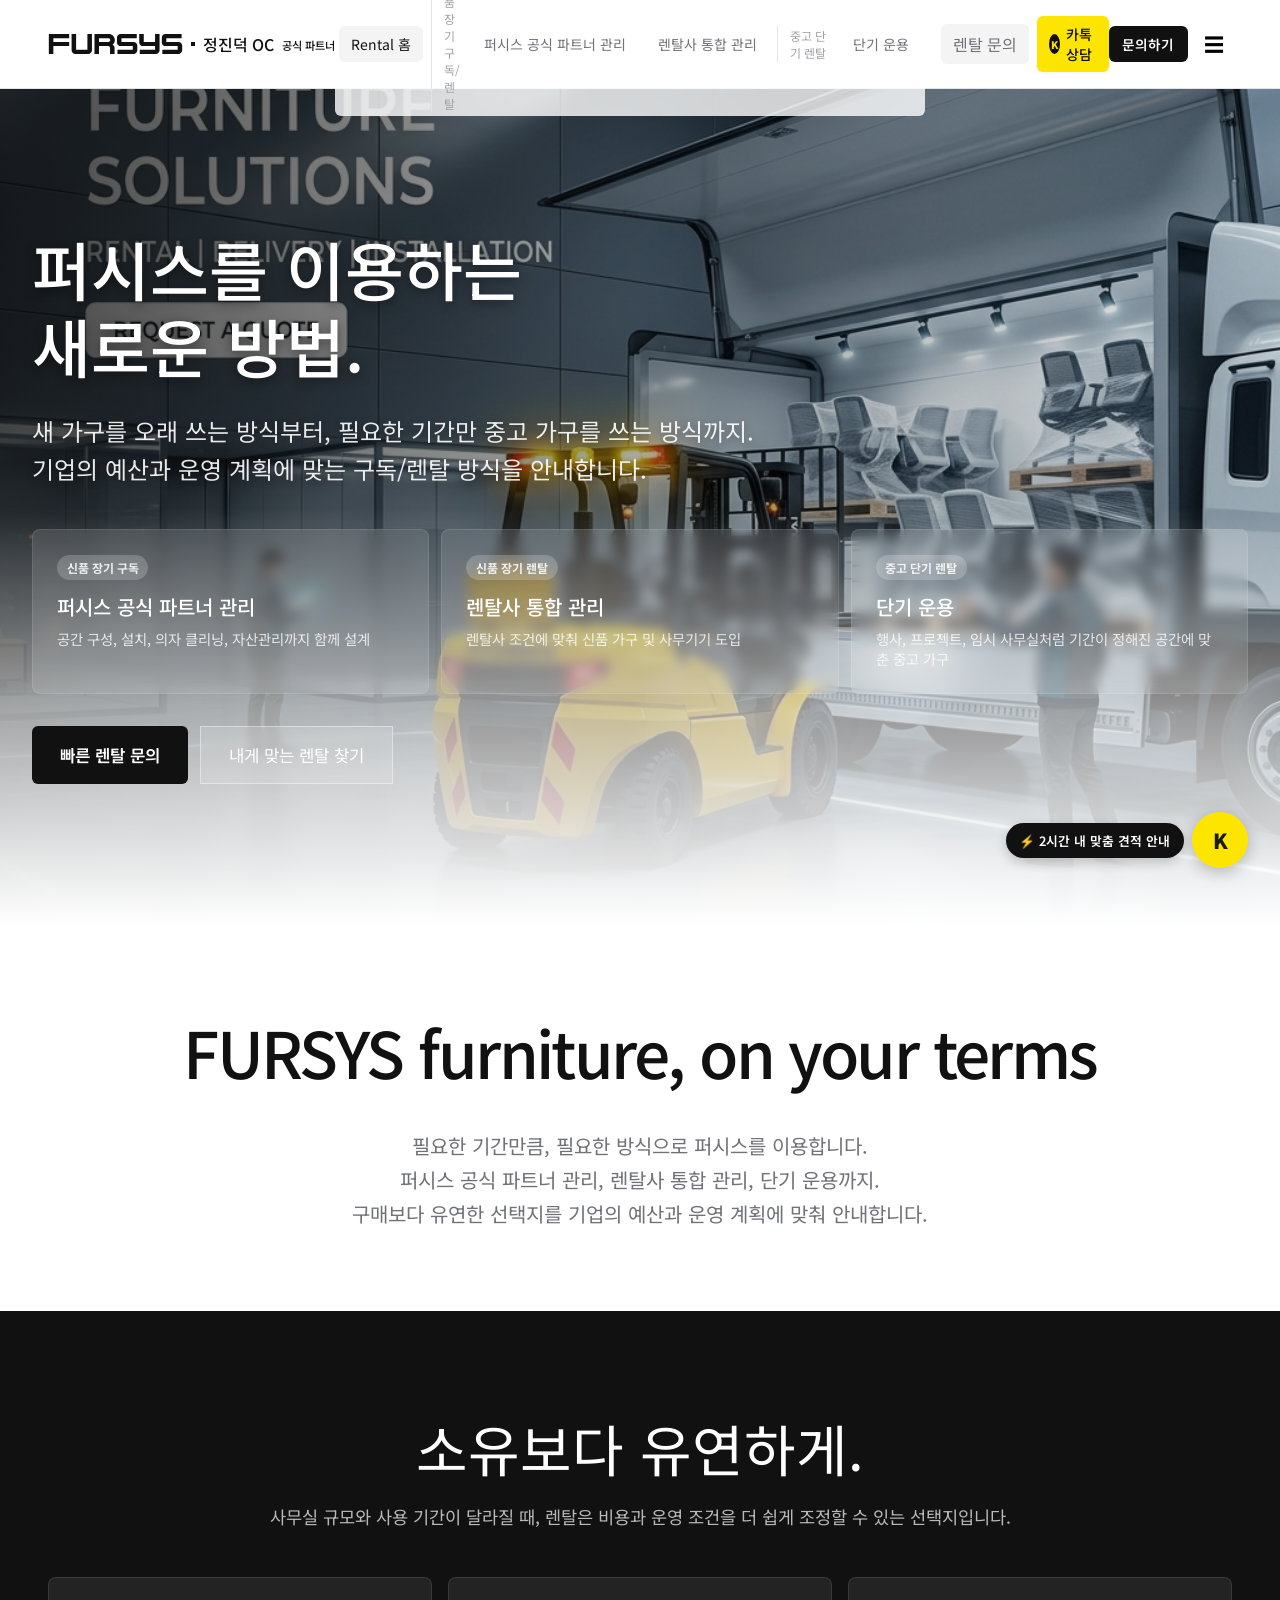
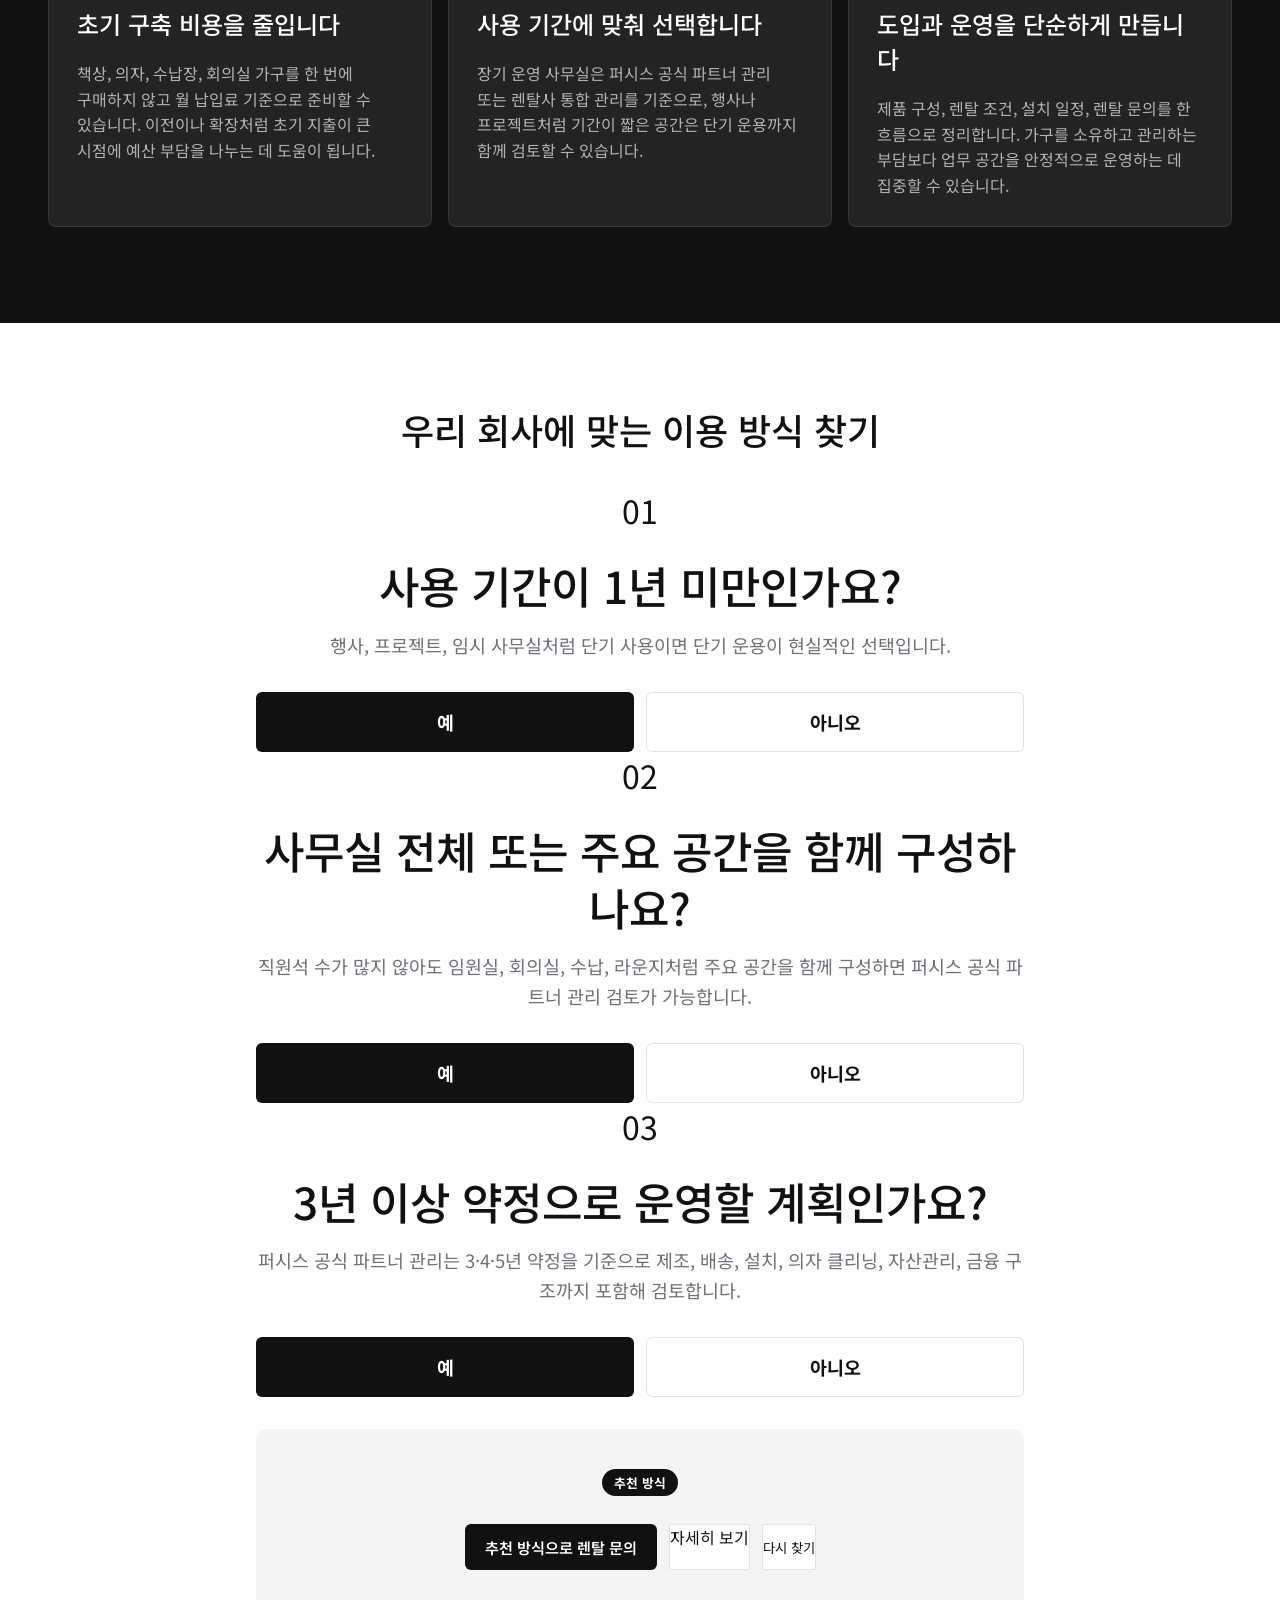
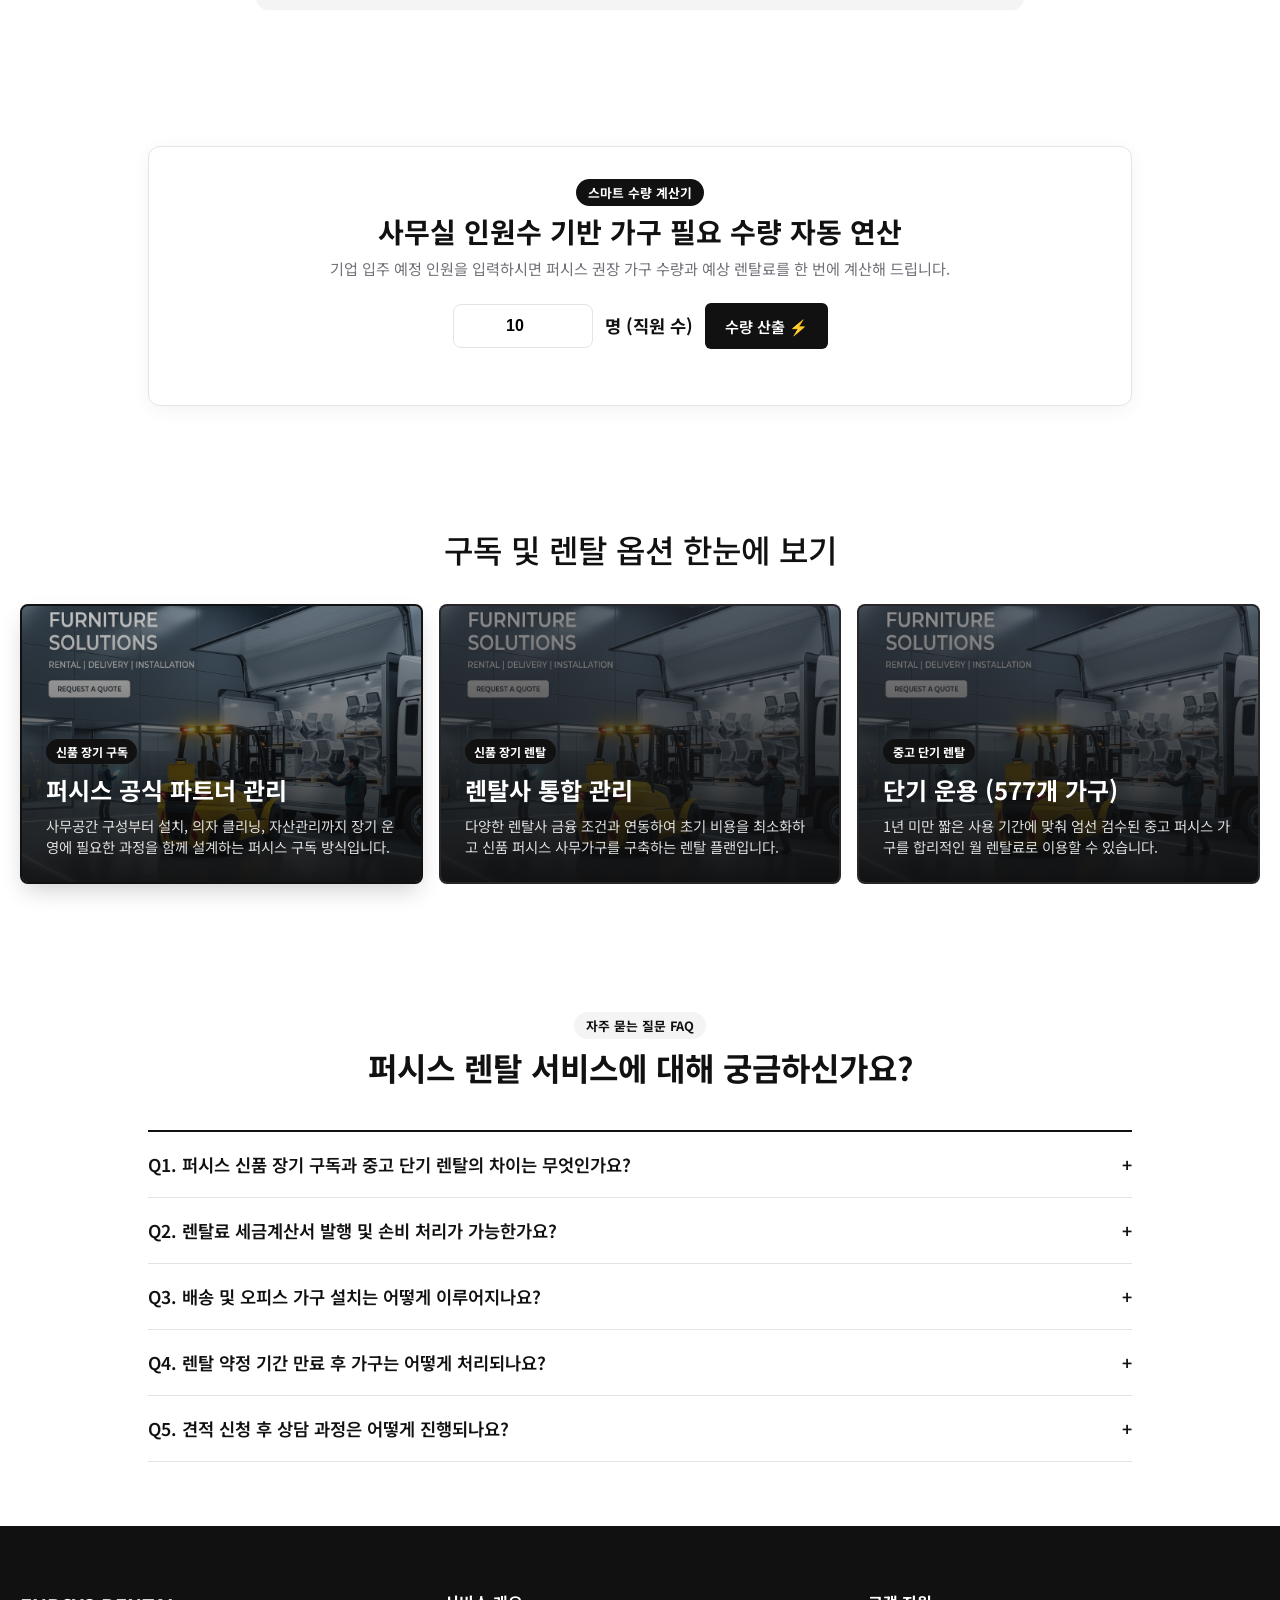
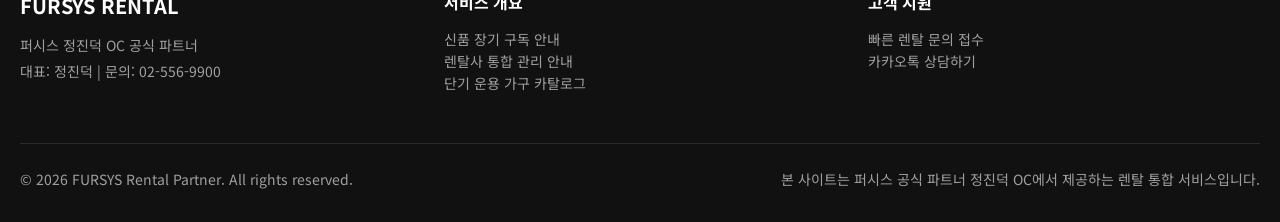
<file: index.html>
<!DOCTYPE html>
<html lang="ko">
<head>
    <meta charset="UTF-8">
    <meta name="viewport" content="width=device-width, initial-scale=1.0">
    <title>퍼시스 렌탈 | 정진덕 OC 공식 파트너</title>
    <meta name="description" content="퍼시스 브랜드 사무가구 신품 3·4·5년 구독, 장기 렌탈 및 중고 단기 운용 카탈로그 577종 맞춤 견적 서비스를 제공합니다.">
    <meta name="keywords" content="퍼시스 렌탈, 사무가구 구독, 오피스 가구 대여, T50 의자 렌탈, 정진덕 OC">

    <!-- Open Graph / KakaoTalk Metadata -->
    <meta property="og:type" content="website">
    <meta property="og:site_name" content="퍼시스 렌탈 (FURSYS Rental)">
    <meta property="og:title" content="퍼시스 렌탈 | 정진덕 OC 공식 파트너">
    <meta property="og:description" content="기업에 꼭 맞춘 퍼시스 신품 구독·렌탈 및 577개 중고 단기 렌탈 견적 솔루션">
    <meta property="og:image" content="images/hero.jpg">
    <meta property="og:url" content="https://fursysrental.com/index.html">

    <!-- Twitter Card -->
    <meta name="twitter:card" content="summary_large_image">
    <meta name="twitter:title" content="퍼시스 렌탈 | 정진덕 OC 공식 파트너">
    <meta name="twitter:description" content="퍼시스 사무가구 구독/렌탈 통합 솔루션">
    <meta name="twitter:image" content="images/hero.jpg">

    <link rel="stylesheet" href="style.css">

    <!-- Schema.org Structured Data -->
    <script type="application/ld+json">
    {
      "@context": "https://schema.org",
      "@type": "Organization",
      "name": "퍼시스 렌탈 정진덕 OC 공식 파트너",
      "url": "https://fursysrental.com",
      "logo": "https://fursysrental.com/images/hero.jpg",
      "description": "퍼시스 브랜드 사무가구 신품 구독, 장기 렌탈 및 중고 단기 운용 맞춤 견적 서비스"
    }
    </script>
</head>
<body>

    <!-- Header Navigation -->
    <header class="header-sticky">
        <nav class="nav-container">
            <div class="brand-logo-group">
                <a href="index.html" class="brand-logo-group" aria-label="FURSYS 정진덕 OC 공식 파트너">
                    <svg width="135" height="20" viewBox="0 0 160 24" fill="none" xmlns="http://www.w3.org/2000/svg">
                        <path fill="currentColor" d="M46.2915 0V18.9647H32.7296V0H27.3066L27.311 19.5573C27.311 22.0107 29.3348 24.0006 31.8312 24.0006H47.1968C49.6933 24.0006 51.717 22.0107 51.717 19.5573V0H46.2915Z"></path>
                        <path fill="currentColor" d="M101.627 9.47424H87.1625V5.03717H105.496V0H86.2585C83.7621 0 81.7383 1.98992 81.7383 4.44456V10.0669C81.7383 12.5215 83.7621 14.5114 86.2585 14.5114H100.723V18.9635H82.3771V24.0006H101.627C104.123 24.0006 106.147 22.0107 106.147 19.5561V13.9188C106.147 11.4642 104.123 9.47424 101.627 9.47424Z"></path>
                        <path fill="currentColor" d="M155.48 9.47424H141.015V5.03717H159.349V0H140.111C137.615 0 135.591 1.98992 135.591 4.44456V10.0669C135.591 12.5215 137.615 14.5114 140.111 14.5114H154.576V18.9635H136.23V24.0006H155.48C157.976 24.0006 160 22.0107 160 19.5561V13.9188C160 11.4642 157.976 9.47424 155.48 9.47424Z"></path>
                        <path fill="currentColor" d="M24.4086 9.48859H5.423V5.04403H24.4041V0.00748558L0 0V24H5.423V14.5258H24.4092V9.48859H24.4086Z"></path>
                        <path fill="currentColor" d="M79.1962 7.26223C79.1962 3.25495 75.8934 0.00558729 71.818 0.00433969L60.2119 0.0012207H54.7877V24H60.2119V14.5182H71.1943C72.4416 14.5182 73.4547 15.5138 73.4547 16.7408V24H78.879V16.8325C78.879 15.1246 77.8995 13.6431 76.4625 12.8989C78.1304 11.5683 79.1975 9.53722 79.1975 7.2616L79.1962 7.26223ZM71.5198 9.4817H60.2119V5.03714H71.5198C72.767 5.03714 73.7796 6.03272 73.7796 7.25911C73.7796 8.4855 72.767 9.4817 71.5198 9.4817Z"></path>
                        <path fill="currentColor" d="M132.891 1.34463e-05H127.469V9.47862H113.907V1.34463e-05H108.485V10.0712C108.485 12.5246 110.508 14.5145 113.005 14.5145H127.471V18.9647H109.136V24H128.37C130.868 24 132.891 22.0101 132.891 19.5567L132.896 -0.000610352H132.893L132.891 1.34463e-05Z"></path>
                    </svg>
                    <span class="brand-dot"></span>
                    <span class="brand-partner-text">정진덕 OC</span>
                </a>
                <span class="brand-sublabel">공식 파트너</span>
            </div>

            <div class="nav-links-wrapper">
                <div class="nav-pill-box">
                    <a href="index.html" class="nav-item active">Rental 홈</a>
                    <div class="nav-section-divider">
                        <span class="nav-section-title">신품 장기 구독/렌탈</span>
                        <a href="fursys-official-partner-management.html" class="nav-item">퍼시스 공식 파트너 관리</a>
                        <a href="rental-company-integrated-management.html" class="nav-item">렌탈사 통합 관리</a>
                    </div>
                    <div class="nav-section-divider">
                        <span class="nav-section-title">중고 단기 렌탈</span>
                        <a href="short-term-operation.html" class="nav-item">단기 운용</a>
                    </div>
                </div>

                <div style="display: flex; align-items: center; gap: 0.5rem; margin-left: 0.5rem;">
                    <a href="inquiry.html" class="nav-item" style="background-color: var(--fursys-light-gray);">렌탈 문의</a>
                    <a href="http://pf.kakao.com/_AxecPxb/chat" target="_blank" rel="noopener" class="btn-kakao">
                        <span class="btn-kakao-icon">K</span> 카톡 상담
                    </a>
                </div>
            </div>

            <div style="display: flex; align-items: center; gap: 0.5rem;" class="mobile-only">
                <a href="inquiry.html" class="btn-primary" style="padding: 0.5rem 0.85rem; font-size: 0.85rem;">문의하기</a>
                <button type="button" class="js-fursys-rental-menu-open" style="padding: 0.5rem; font-size: 1.25rem;">☰</button>
            </div>
        </nav>
    </header>

    <!-- Mobile Drawer -->
    <div id="rental-portal-mobile-menu" class="mobile-menu-overlay">
        <div class="mobile-menu-backdrop js-fursys-rental-menu-close"></div>
        <div class="mobile-menu-content">
            <div style="display: flex; justify-content: space-between; align-items: center; padding-bottom: 1rem; border-bottom: 1px solid var(--fursys-border);">
                <span style="font-weight: 700; font-size: 1.1rem;">FURSYS RENTAL</span>
                <button class="js-fursys-rental-menu-close" style="font-size: 1.5rem;">&times;</button>
            </div>
            <div style="display: flex; flex-direction: column; gap: 0.75rem; margin-top: 1rem;">
                <a href="index.html" class="nav-item active">Rental 홈</a>
                <span style="font-size: 0.8rem; color: var(--fursys-text-muted); margin-top: 0.5rem;">신품 장기 구독/렌탈</span>
                <a href="fursys-official-partner-management.html" class="nav-item">퍼시스 공식 파트너 관리</a>
                <a href="rental-company-integrated-management.html" class="nav-item">렌탈사 통합 관리</a>
                <span style="font-size: 0.8rem; color: var(--fursys-text-muted); margin-top: 0.5rem;">중고 단기 렌탈</span>
                <a href="short-term-operation.html" class="nav-item">단기 운용 (577개 가구)</a>
                <a href="inquiry.html" class="btn-primary" style="margin-top: 1rem;">빠른 렌탈 문의</a>
                <a href="http://pf.kakao.com/_AxecPxb/chat" target="_blank" rel="noopener" class="btn-kakao" style="justify-content: center;">
                    <span class="btn-kakao-icon">K</span> 카톡 상담
                </a>
            </div>
        </div>
    </div>

    <!-- Main Hero -->
    <main>
        <section class="hero-section">
            <img src="images/hero.jpg" alt="퍼시스 사무가구 렌탈 공간" class="hero-bg-img">
            <div class="hero-gradient-overlay"></div>
            <div class="hero-bottom-fade"></div>

            <div class="hero-container">
                <h1 class="hero-title">
                    퍼시스를 이용하는<br>새로운 방법.
                </h1>
                <p class="hero-desc">
                    새 가구를 오래 쓰는 방식부터, 필요한 기간만 중고 가구를 쓰는 방식까지. 기업의 예산과 운영 계획에 맞는 구독/렌탈 방식을 안내합니다.
                </p>

                <div class="hero-cards-grid">
                    <a href="fursys-official-partner-management.html" class="hero-option-card">
                        <span class="hero-badge">신품 장기 구독</span>
                        <h3 class="hero-card-title">퍼시스 공식 파트너 관리</h3>
                        <p class="hero-card-text">공간 구성, 설치, 의자 클리닝, 자산관리까지 함께 설계</p>
                    </a>
                    <a href="rental-company-integrated-management.html" class="hero-option-card">
                        <span class="hero-badge">신품 장기 렌탈</span>
                        <h3 class="hero-card-title">렌탈사 통합 관리</h3>
                        <p class="hero-card-text">렌탈사 조건에 맞춰 신품 가구 및 사무기기 도입</p>
                    </a>
                    <a href="short-term-operation.html" class="hero-option-card">
                        <span class="hero-badge">중고 단기 렌탈</span>
                        <h3 class="hero-card-title">단기 운용</h3>
                        <p class="hero-card-text">행사, 프로젝트, 임시 사무실처럼 기간이 정해진 공간에 맞춘 중고 가구</p>
                    </a>
                </div>

                <div style="margin-top: 2rem; display: flex; gap: 0.75rem; flex-wrap: wrap;">
                    <a href="inquiry.html" class="btn-primary" style="padding: 1rem 1.75rem; font-size: 1.05rem;">빠른 렌탈 문의</a>
                    <a href="#quiz-finder-section" class="btn-quiz-no" style="padding: 1rem 1.75rem; font-size: 1.05rem; background: rgba(255,255,255,0.15); color: #fff; border: 1px solid rgba(255,255,255,0.4); backdrop-filter: blur(4px);">내게 맞는 렌탈 찾기</a>
                </div>
            </div>
        </section>

        <!-- Statement Section -->
        <section class="statement-section">
            <h2 class="statement-title">FURSYS furniture, on your terms</h2>
            <div class="statement-text">
                <p>필요한 기간만큼, 필요한 방식으로 퍼시스를 이용합니다.</p>
                <p>퍼시스 공식 파트너 관리, 렌탈사 통합 관리, 단기 운용까지.</p>
                <p>구매보다 유연한 선택지를 기업의 예산과 운영 계획에 맞춰 안내합니다.</p>
            </div>
        </section>

        <!-- Values Section -->
        <section class="values-section">
            <h2 class="values-title">소유보다 유연하게.</h2>
            <p style="text-align: center; color: rgba(255,255,255,0.7); margin-top: 1rem; font-size: 1.1rem;">
                사무실 규모와 사용 기간이 달라질 때, 렌탈은 비용과 운영 조건을 더 쉽게 조정할 수 있는 선택지입니다.
            </p>

            <div class="values-grid">
                <div class="value-card">
                    <h3 class="value-card-title">초기 구축 비용을 줄입니다</h3>
                    <p class="value-card-desc">책상, 의자, 수납장, 회의실 가구를 한 번에 구매하지 않고 월 납입료 기준으로 준비할 수 있습니다. 이전이나 확장처럼 초기 지출이 큰 시점에 예산 부담을 나누는 데 도움이 됩니다.</p>
                </div>
                <div class="value-card">
                    <h3 class="value-card-title">사용 기간에 맞춰 선택합니다</h3>
                    <p class="value-card-desc">장기 운영 사무실은 퍼시스 공식 파트너 관리 또는 렌탈사 통합 관리를 기준으로, 행사나 프로젝트처럼 기간이 짧은 공간은 단기 운용까지 함께 검토할 수 있습니다.</p>
                </div>
                <div class="value-card">
                    <h3 class="value-card-title">도입과 운영을 단순하게 만듭니다</h3>
                    <p class="value-card-desc">제품 구성, 렌탈 조건, 설치 일정, 렌탈 문의를 한 흐름으로 정리합니다. 가구를 소유하고 관리하는 부담보다 업무 공간을 안정적으로 운영하는 데 집중할 수 있습니다.</p>
                </div>
            </div>
        </section>

        <!-- Quiz Section -->
        <section id="quiz-finder-section" class="quiz-section">
            <div class="quiz-container">
                <h2 style="font-size: 2.25rem; font-weight: 500; margin-bottom: 2rem;">우리 회사에 맞는 이용 방식 찾기</h2>

                <div class="js-rental-finder-questions">
                    <!-- Q1 -->
                    <div class="js-rental-finder-question" data-question="short">
                        <span class="quiz-step-num">01</span>
                        <h3 class="quiz-question-title">사용 기간이 1년 미만인가요?</h3>
                        <p class="quiz-question-desc">행사, 프로젝트, 임시 사무실처럼 단기 사용이면 단기 운용이 현실적인 선택입니다.</p>
                        <div class="quiz-buttons-group">
                            <button type="button" class="btn-quiz btn-quiz-yes js-rental-finder-answer" data-answer="yes">예</button>
                            <button type="button" class="btn-quiz btn-quiz-no js-rental-finder-answer" data-answer="no">아니오</button>
                        </div>
                    </div>

                    <!-- Q2 -->
                    <div class="js-rental-finder-question hidden" data-question="scale">
                        <span class="quiz-step-num">02</span>
                        <h3 class="quiz-question-title">사무실 전체 또는 주요 공간을 함께 구성하나요?</h3>
                        <p class="quiz-question-desc">직원석 수가 많지 않아도 임원실, 회의실, 수납, 라운지처럼 주요 공간을 함께 구성하면 퍼시스 공식 파트너 관리 검토가 가능합니다.</p>
                        <div class="quiz-buttons-group">
                            <button type="button" class="btn-quiz btn-quiz-yes js-rental-finder-answer" data-answer="yes">예</button>
                            <button type="button" class="btn-quiz btn-quiz-no js-rental-finder-answer" data-answer="no">아니오</button>
                        </div>
                    </div>

                    <!-- Q3 -->
                    <div class="js-rental-finder-question hidden" data-question="care">
                        <span class="quiz-step-num">03</span>
                        <h3 class="quiz-question-title">3년 이상 약정으로 운영할 계획인가요?</h3>
                        <p class="quiz-question-desc">퍼시스 공식 파트너 관리는 3·4·5년 약정을 기준으로 제조, 배송, 설치, 의자 클리닝, 자산관리, 금융 구조까지 포함해 검토합니다.</p>
                        <div class="quiz-buttons-group">
                            <button type="button" class="btn-quiz btn-quiz-yes js-rental-finder-answer" data-answer="yes">예</button>
                            <button type="button" class="btn-quiz btn-quiz-no js-rental-finder-answer" data-answer="no">아니오</button>
                        </div>
                    </div>
                </div>

                <!-- Result Card -->
                <div class="js-rental-finder-result quiz-result-card hidden">
                    <span style="display: inline-block; background: var(--fursys-black); color: var(--fursys-white); padding: 0.25rem 0.75rem; border-radius: 9999px; font-size: 0.8rem; font-weight: 700;">추천 방식</span>
                    <h3 class="js-rental-finder-result-title" style="font-size: 1.75rem; font-weight: 700; margin-top: 1rem;"></h3>
                    <p class="js-rental-finder-result-description" style="margin-top: 0.75rem; color: var(--fursys-text-muted); font-size: 1.05rem; line-height: 1.6;"></p>

                    <div style="margin-top: 1.75rem; display: flex; gap: 0.75rem; justify-content: center; flex-wrap: wrap;">
                        <a href="inquiry.html" class="js-rental-finder-result-inquiry btn-primary">추천 방식으로 렌탈 문의</a>
                        <a href="#" class="js-rental-finder-result-detail btn-quiz-no">자세히 보기</a>
                        <button type="button" class="js-rental-finder-reset btn-quiz-no hidden">다시 찾기</button>
                    </div>
                </div>
            </div>
        </section>

        <!-- Office Scale Calculator Widget -->
        <section style="padding: 3.5rem 1.25rem; max-width: 64rem; margin: 0 auto;">
            <div style="background: var(--fursys-white); border: 1px solid var(--fursys-border); border-radius: 12px; padding: 2rem; box-shadow: 0 4px 20px rgba(0,0,0,0.05);">
                <div style="text-align: center; margin-bottom: 1.5rem;">
                    <span style="background: var(--fursys-black); color: var(--fursys-white); padding: 0.25rem 0.75rem; border-radius: 9999px; font-size: 0.8rem; font-weight: 700;">스마트 수량 계산기</span>
                    <h3 style="font-size: 1.75rem; font-weight: 700; margin-top: 0.5rem;">사무실 인원수 기반 가구 필요 수량 자동 연산</h3>
                    <p style="color: var(--fursys-text-muted); font-size: 0.95rem; margin-top: 0.35rem;">기업 입주 예정 인원을 입력하시면 퍼시스 권장 가구 수량과 예상 렌탈료를 한 번에 계산해 드립니다.</p>
                </div>

                <div style="display: flex; justify-content: center; align-items: center; gap: 0.75rem; max-width: 420px; margin: 0 auto 1.5rem auto;">
                    <input type="number" id="calc-staff-count" min="1" max="500" value="10" style="padding: 0.75rem 1rem; border: 1px solid var(--fursys-border); border-radius: 8px; font-size: 1rem; font-weight: 700; width: 140px; text-align: center;">
                    <span style="font-weight: 700; font-size: 1.1rem;">명 (직원 수)</span>
                    <button type="button" id="calc-run-btn" class="btn-primary" style="padding: 0.75rem 1.25rem;">수량 산출 ⚡</button>
                </div>

                <div id="calc-result-box" style="display: none; max-width: 600px; margin: 0 auto;"></div>
            </div>
        </section>

        <!-- Options Card Section -->
        <section class="options-section">
            <h2 style="font-size: 2rem; font-weight: 500; text-align: center; margin-bottom: 2rem;">구독 및 렌탈 옵션 한눈에 보기</h2>

            <div class="tabs-grid">
                <a href="fursys-official-partner-management.html" class="tab-card active">
                    <img src="images/hero.jpg" alt="퍼시스 공식 파트너 관리" class="tab-card-bg">
                    <div class="tab-card-overlay"></div>
                    <div class="tab-card-content">
                        <span class="hero-badge" style="background: var(--fursys-black); color: #fff;">신품 장기 구독</span>
                        <h3 style="font-size: 1.5rem; font-weight: 700; margin-top: 0.5rem;">퍼시스 공식 파트너 관리</h3>
                        <p style="font-size: 0.9rem; color: rgba(255,255,255,0.85); margin-top: 0.5rem; line-height: 1.5;">
                            사무공간 구성부터 설치, 의자 클리닝, 자산관리까지 장기 운영에 필요한 과정을 함께 설계하는 퍼시스 구독 방식입니다.
                        </p>
                    </div>
                </a>

                <a href="rental-company-integrated-management.html" class="tab-card">
                    <img src="images/hero.jpg" alt="렌탈사 통합 관리" class="tab-card-bg">
                    <div class="tab-card-overlay"></div>
                    <div class="tab-card-content">
                        <span class="hero-badge" style="background: var(--fursys-black); color: #fff;">신품 장기 렌탈</span>
                        <h3 style="font-size: 1.5rem; font-weight: 700; margin-top: 0.5rem;">렌탈사 통합 관리</h3>
                        <p style="font-size: 0.9rem; color: rgba(255,255,255,0.85); margin-top: 0.5rem; line-height: 1.5;">
                            다양한 렌탈사 금융 조건과 연동하여 초기 비용을 최소화하고 신품 퍼시스 사무가구를 구축하는 렌탈 플랜입니다.
                        </p>
                    </div>
                </a>

                <a href="short-term-operation.html" class="tab-card">
                    <img src="images/hero.jpg" alt="단기 운용" class="tab-card-bg">
                    <div class="tab-card-overlay"></div>
                    <div class="tab-card-content">
                        <span class="hero-badge" style="background: var(--fursys-black); color: #fff;">중고 단기 렌탈</span>
                        <h3 style="font-size: 1.5rem; font-weight: 700; margin-top: 0.5rem;">단기 운용 (577개 가구)</h3>
                        <p style="font-size: 0.9rem; color: rgba(255,255,255,0.85); margin-top: 0.5rem; line-height: 1.5;">
                            1년 미만 짧은 사용 기간에 맞춰 엄선 검수된 중고 퍼시스 가구를 합리적인 월 렌탈료로 이용할 수 있습니다.
                        </p>
                    </div>
                </a>
            </div>
        </section>

        <!-- FAQ Accordion Section -->
        <section style="padding: 4rem 1.25rem; max-width: 64rem; margin: 0 auto;">
            <div style="text-align: center; margin-bottom: 2.5rem;">
                <span style="background: var(--fursys-light-gray); padding: 0.25rem 0.75rem; border-radius: 9999px; font-size: 0.8rem; font-weight: 700;">자주 묻는 질문 FAQ</span>
                <h2 style="font-size: 2rem; font-weight: 700; margin-top: 0.5rem;">퍼시스 렌탈 서비스에 대해 궁금하신가요?</h2>
            </div>

            <div style="border-top: 2px solid var(--fursys-black);">
                <div class="faq-accordion-item js-faq-item">
                    <div class="faq-accordion-header">
                        <span>Q1. 퍼시스 신품 장기 구독과 중고 단기 렌탈의 차이는 무엇인가요?</span>
                        <span>+</span>
                    </div>
                    <div class="faq-accordion-body">
                        신품 장기 구독은 3·4·5년 약정으로 제조 직후 신품 가구를 도입하며 공간 컨설팅, 배송·설치, 주기적 의자 케어 클리닝이 무료 포함됩니다. 반면 중고 단기 렌탈은 1년 미만 행사나 임시 오피스를 위해 검수 완료된 중고 퍼시스 가구를 합리적 단기 월 렌탈료로 제공합니다.
                    </div>
                </div>

                <div class="faq-accordion-item js-faq-item">
                    <div class="faq-accordion-header">
                        <span>Q2. 렌탈료 세금계산서 발행 및 손비 처리가 가능한가요?</span>
                        <span>+</span>
                    </div>
                    <div class="faq-accordion-body">
                        네, 모든 렌탈 및 구독 비용은 매월 법인/개인사업자 명의로 전자세금계산서가 정상 발급되어 100% 손비(비용) 처리가 가능하므로 자산 매입 대비 세제 절감 효과가 큽니다.
                    </div>
                </div>

                <div class="faq-accordion-item js-faq-item">
                    <div class="faq-accordion-header">
                        <span>Q3. 배송 및 오피스 가구 설치는 어떻게 이루어지나요?</span>
                        <span>+</span>
                    </div>
                    <div class="faq-accordion-body">
                        퍼시스 전문 시공 전담팀이 현장에 방문하여 지정 위치에 완벽하게 배치 및 배선 작업을 수행합니다. 도면이 있으신 경우 사전에 드래그앤드롭으로 제출해 주시면 최적의 배치를 안내해 드립니다.
                    </div>
                </div>

                <div class="faq-accordion-item js-faq-item">
                    <div class="faq-accordion-header">
                        <span>Q4. 렌탈 약정 기간 만료 후 가구는 어떻게 처리되나요?</span>
                        <span>+</span>
                    </div>
                    <div class="faq-accordion-body">
                        약정 만료 시 1) 계약 연장, 2) 인수(소유권 이전), 3) 반납 중 기업 사정에 맞춰 자유롭게 선택하실 수 있습니다.
                    </div>
                </div>

                <div class="faq-accordion-item js-faq-item">
                    <div class="faq-accordion-header">
                        <span>Q5. 견적 신청 후 상담 과정은 어떻게 진행되나요?</span>
                        <span>+</span>
                    </div>
                    <div class="faq-accordion-body">
                        웹사이트 폼 접수 후 2시간 이내에 담당 정진덕 OC 파트너가 직접 연락드려 가구 선택 및 수량, 납기 희망일을 검토 후 공식 맞춤 제안서를 전송해 드립니다.
                    </div>
                </div>
            </div>
        </section>
    </main>

    <!-- Footer -->
    <footer class="site-footer">
        <div class="footer-container">
            <div class="footer-grid">
                <div>
                    <span class="footer-brand">FURSYS RENTAL</span>
                    <p style="margin-top: 0.75rem;">퍼시스 정진덕 OC 공식 파트너</p>
                    <p style="margin-top: 0.25rem;">대표: 정진덕 | 문의: 02-556-9900</p>
                </div>
                <div>
                    <h4 style="color: #fff; font-size: 1rem; margin-bottom: 0.75rem;">서비스 개요</h4>
                    <p><a href="fursys-official-partner-management.html">신품 장기 구독 안내</a></p>
                    <p><a href="rental-company-integrated-management.html">렌탈사 통합 관리 안내</a></p>
                    <p><a href="short-term-operation.html">단기 운용 가구 카탈로그</a></p>
                </div>
                <div>
                    <h4 style="color: #fff; font-size: 1rem; margin-bottom: 0.75rem;">고객 지원</h4>
                    <p><a href="inquiry.html">빠른 렌탈 문의 접수</a></p>
                    <p><a href="http://pf.kakao.com/_AxecPxb/chat" target="_blank" rel="noopener">카카오톡 상담하기</a></p>
                </div>
            </div>

            <div class="footer-bottom">
                <p>&copy; 2026 FURSYS Rental Partner. All rights reserved.</p>
                <p>본 사이트는 퍼시스 공식 파트너 정진덕 OC에서 제공하는 렌탈 통합 서비스입니다.</p>
            </div>
        </div>
    </footer>

    <script src="main.js"></script>
</body>
</html>
</file>
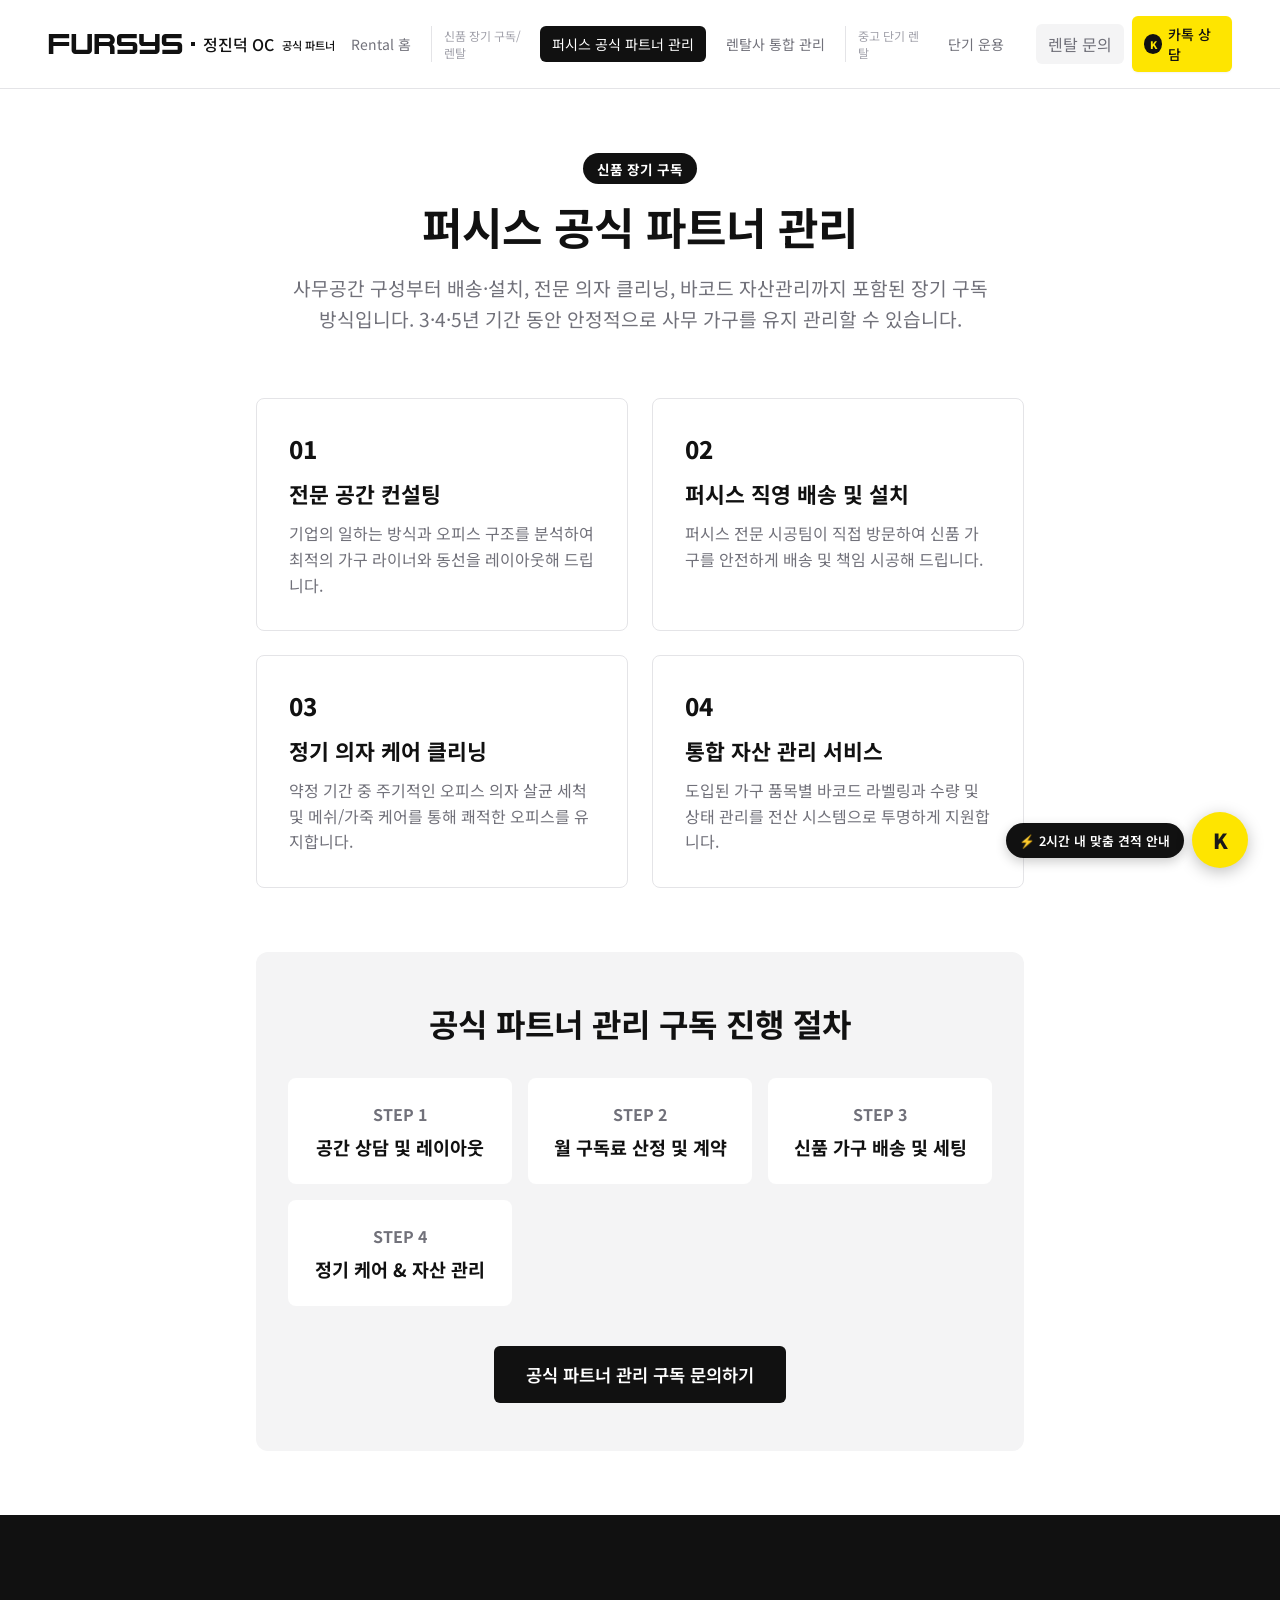
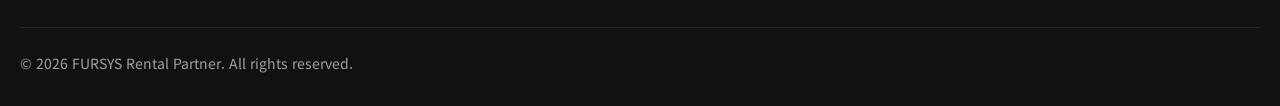
<file: fursys-official-partner-management.html>
<!DOCTYPE html>
<html lang="ko">
<head>
    <meta charset="UTF-8">
    <meta name="viewport" content="width=device-width, initial-scale=1.0">
    <title>퍼시스 공식 파트너 관리 | 퍼시스 렌탈</title>
    <meta name="description" content="사무공간 구성부터 설치, 의자 클리닝, 자산관리까지 3·4·5년 장기 운영에 필요한 과정을 함께 설계하는 퍼시스 신품 구독 방식입니다.">
    
    <!-- Open Graph Metadata -->
    <meta property="og:type" content="website">
    <meta property="og:site_name" content="퍼시스 렌탈 (FURSYS Rental)">
    <meta property="og:title" content="퍼시스 공식 파트너 관리 (신품 구독) | 퍼시스 렌탈">
    <meta property="og:description" content="공간 컨설팅, 배송·설치, 의자 클리닝 케어 및 자산 관리 포함 3·4·5년 약정 프리미엄 구독">
    <meta property="og:image" content="images/hero.jpg">
    <meta property="og:url" content="https://fursysrental.com/fursys-official-partner-management.html">

    <!-- Twitter Card -->
    <meta name="twitter:card" content="summary_large_image">
    <meta name="twitter:title" content="퍼시스 공식 파트너 관리 | 퍼시스 렌탈">
    <meta name="twitter:description" content="퍼시스 신품 장기 구독 & 의자 클리닝 자산 관리 솔루션">
    <meta name="twitter:image" content="images/hero.jpg">

    <link rel="stylesheet" href="style.css">
</head>
<body>

    <!-- Header Navigation -->
    <header class="header-sticky">
        <nav class="nav-container">
            <div class="brand-logo-group">
                <a href="index.html" class="brand-logo-group" aria-label="FURSYS 정진덕 OC 공식 파트너">
                    <svg width="135" height="20" viewBox="0 0 160 24" fill="none" xmlns="http://www.w3.org/2000/svg">
                        <path fill="currentColor" d="M46.2915 0V18.9647H32.7296V0H27.3066L27.311 19.5573C27.311 22.0107 29.3348 24.0006 31.8312 24.0006H47.1968C49.6933 24.0006 51.717 22.0107 51.717 19.5573V0H46.2915Z"></path>
                        <path fill="currentColor" d="M101.627 9.47424H87.1625V5.03717H105.496V0H86.2585C83.7621 0 81.7383 1.98992 81.7383 4.44456V10.0669C81.7383 12.5215 83.7621 14.5114 86.2585 14.5114H100.723V18.9635H82.3771V24.0006H101.627C104.123 24.0006 106.147 22.0107 106.147 19.5561V13.9188C106.147 11.4642 104.123 9.47424 101.627 9.47424Z"></path>
                        <path fill="currentColor" d="M155.48 9.47424H141.015V5.03717H159.349V0H140.111C137.615 0 135.591 1.98992 135.591 4.44456V10.0669C135.591 12.5215 137.615 14.5114 140.111 14.5114H154.576V18.9635H136.23V24.0006H155.48C157.976 24.0006 160 22.0107 160 19.5561V13.9188C160 11.4642 157.976 9.47424 155.48 9.47424Z"></path>
                        <path fill="currentColor" d="M24.4086 9.48859H5.423V5.04403H24.4041V0.00748558L0 0V24H5.423V14.5258H24.4092V9.48859H24.4086Z"></path>
                        <path fill="currentColor" d="M79.1962 7.26223C79.1962 3.25495 75.8934 0.00558729 71.818 0.00433969L60.2119 0.0012207H54.7877V24H60.2119V14.5182H71.1943C72.4416 14.5182 73.4547 15.5138 73.4547 16.7408V24H78.879V16.8325C78.879 15.1246 77.8995 13.6431 76.4625 12.8989C78.1304 11.5683 79.1975 9.53722 79.1975 7.2616L79.1962 7.26223ZM71.5198 9.4817H60.2119V5.03714H71.5198C72.767 5.03714 73.7796 6.03272 73.7796 7.25911C73.7796 8.4855 72.767 9.4817 71.5198 9.4817Z"></path>
                        <path fill="currentColor" d="M132.891 1.34463e-05H127.469V9.47862H113.907V1.34463e-05H108.485V10.0712C108.485 12.5246 110.508 14.5145 113.005 14.5145H127.471V18.9647H109.136V24H128.37C130.868 24 132.891 22.0101 132.891 19.5567L132.896 -0.000610352H132.893L132.891 1.34463e-05Z"></path>
                    </svg>
                    <span class="brand-dot"></span>
                    <span class="brand-partner-text">정진덕 OC</span>
                </a>
                <span class="brand-sublabel">공식 파트너</span>
            </div>

            <div class="nav-links-wrapper">
                <div class="nav-pill-box">
                    <a href="index.html" class="nav-item">Rental 홈</a>
                    <div class="nav-section-divider">
                        <span class="nav-section-title">신품 장기 구독/렌탈</span>
                        <a href="fursys-official-partner-management.html" class="nav-item active-dark">퍼시스 공식 파트너 관리</a>
                        <a href="rental-company-integrated-management.html" class="nav-item">렌탈사 통합 관리</a>
                    </div>
                    <div class="nav-section-divider">
                        <span class="nav-section-title">중고 단기 렌탈</span>
                        <a href="short-term-operation.html" class="nav-item">단기 운용</a>
                    </div>
                </div>

                <div style="display: flex; align-items: center; gap: 0.5rem; margin-left: 0.5rem;">
                    <a href="inquiry.html" class="nav-item" style="background-color: var(--fursys-light-gray);">렌탈 문의</a>
                    <a href="http://pf.kakao.com/_AxecPxb/chat" target="_blank" rel="noopener" class="btn-kakao">
                        <span class="btn-kakao-icon">K</span> 카톡 상담
                    </a>
                </div>
            </div>
        </nav>
    </header>

    <!-- Page Content -->
    <main style="max-width: 80rem; margin: 0 auto; padding: 4rem 1.25rem;">
        <div style="text-align: center; max-width: 48rem; margin: 0 auto;">
            <span style="display: inline-block; background: var(--fursys-black); color: var(--fursys-white); padding: 0.35rem 0.85rem; border-radius: 9999px; font-size: 0.85rem; font-weight: 700;">신품 장기 구독</span>
            <h1 style="font-size: 2.75rem; font-weight: 700; margin-top: 1rem; line-height: 1.2;">퍼시스 공식 파트너 관리</h1>
            <p style="margin-top: 1.25rem; font-size: 1.2rem; color: var(--fursys-text-muted); line-height: 1.6; word-break: keep-all;">
                사무공간 구성부터 배송·설치, 전문 의자 클리닝, 바코드 자산관리까지 포함된 장기 구독 방식입니다. 3·4·5년 기간 동안 안정적으로 사무 가구를 유지 관리할 수 있습니다.
            </p>
        </div>

        <!-- 4 Key Services Grid -->
        <section style="margin-top: 4rem; display: grid; gap: 1.5rem; grid-template-columns: repeat(auto-fit, minmax(280px, 1fr));">
            <div style="border: 1px solid var(--fursys-border); padding: 2rem; border-radius: 0.5rem; background-color: var(--fursys-white);">
                <span style="font-size: 1.5rem; font-weight: 800; color: var(--fursys-black);">01</span>
                <h3 style="font-size: 1.35rem; font-weight: 700; margin-top: 0.75rem;">전문 공간 컨설팅</h3>
                <p style="margin-top: 0.75rem; color: var(--fursys-text-muted); line-height: 1.6;">기업의 일하는 방식과 오피스 구조를 분석하여 최적의 가구 라이너와 동선을 레이아웃해 드립니다.</p>
            </div>
            <div style="border: 1px solid var(--fursys-border); padding: 2rem; border-radius: 0.5rem; background-color: var(--fursys-white);">
                <span style="font-size: 1.5rem; font-weight: 800; color: var(--fursys-black);">02</span>
                <h3 style="font-size: 1.35rem; font-weight: 700; margin-top: 0.75rem;">퍼시스 직영 배송 및 설치</h3>
                <p style="margin-top: 0.75rem; color: var(--fursys-text-muted); line-height: 1.6;">퍼시스 전문 시공팀이 직접 방문하여 신품 가구를 안전하게 배송 및 책임 시공해 드립니다.</p>
            </div>
            <div style="border: 1px solid var(--fursys-border); padding: 2rem; border-radius: 0.5rem; background-color: var(--fursys-white);">
                <span style="font-size: 1.5rem; font-weight: 800; color: var(--fursys-black);">03</span>
                <h3 style="font-size: 1.35rem; font-weight: 700; margin-top: 0.75rem;">정기 의자 케어 클리닝</h3>
                <p style="margin-top: 0.75rem; color: var(--fursys-text-muted); line-height: 1.6;">약정 기간 중 주기적인 오피스 의자 살균 세척 및 메쉬/가죽 케어를 통해 쾌적한 오피스를 유지합니다.</p>
            </div>
            <div style="border: 1px solid var(--fursys-border); padding: 2rem; border-radius: 0.5rem; background-color: var(--fursys-white);">
                <span style="font-size: 1.5rem; font-weight: 800; color: var(--fursys-black);">04</span>
                <h3 style="font-size: 1.35rem; font-weight: 700; margin-top: 0.75rem;">통합 자산 관리 서비스</h3>
                <p style="margin-top: 0.75rem; color: var(--fursys-text-muted); line-height: 1.6;">도입된 가구 품목별 바코드 라벨링과 수량 및 상태 관리를 전산 시스템으로 투명하게 지원합니다.</p>
            </div>
        </section>

        <!-- Terms & Process -->
        <section style="margin-top: 4rem; background-color: var(--fursys-light-gray); padding: 3rem 2rem; border-radius: 0.75rem;">
            <h2 style="font-size: 2rem; font-weight: 700; text-align: center;">공식 파트너 관리 구독 진행 절차</h2>
            <div style="display: grid; gap: 1rem; grid-template-columns: repeat(auto-fit, minmax(220px, 1fr)); margin-top: 2rem;">
                <div style="background: #fff; padding: 1.5rem; border-radius: 0.5rem; text-align: center;">
                    <span style="font-weight: 700; color: var(--fursys-text-muted);">STEP 1</span>
                    <h4 style="font-size: 1.15rem; font-weight: 700; margin-top: 0.5rem;">공간 상담 및 레이아웃</h4>
                </div>
                <div style="background: #fff; padding: 1.5rem; border-radius: 0.5rem; text-align: center;">
                    <span style="font-weight: 700; color: var(--fursys-text-muted);">STEP 2</span>
                    <h4 style="font-size: 1.15rem; font-weight: 700; margin-top: 0.5rem;">월 구독료 산정 및 계약</h4>
                </div>
                <div style="background: #fff; padding: 1.5rem; border-radius: 0.5rem; text-align: center;">
                    <span style="font-weight: 700; color: var(--fursys-text-muted);">STEP 3</span>
                    <h4 style="font-size: 1.15rem; font-weight: 700; margin-top: 0.5rem;">신품 가구 배송 및 세팅</h4>
                </div>
                <div style="background: #fff; padding: 1.5rem; border-radius: 0.5rem; text-align: center;">
                    <span style="font-weight: 700; color: var(--fursys-text-muted);">STEP 4</span>
                    <h4 style="font-size: 1.15rem; font-weight: 700; margin-top: 0.5rem;">정기 케어 & 자산 관리</h4>
                </div>
            </div>

            <div style="text-align: center; margin-top: 2.5rem;">
                <a href="inquiry.html?type=care" class="btn-primary" style="padding: 1rem 2rem; font-size: 1.1rem;">공식 파트너 관리 구독 문의하기</a>
            </div>
        </section>
    </main>

    <!-- Footer -->
    <footer class="site-footer">
        <div class="footer-container">
            <div class="footer-bottom">
                <p>&copy; 2026 FURSYS Rental Partner. All rights reserved.</p>
            </div>
        </div>
    </footer>

    <script src="main.js"></script>
</body>
</html>
</file>
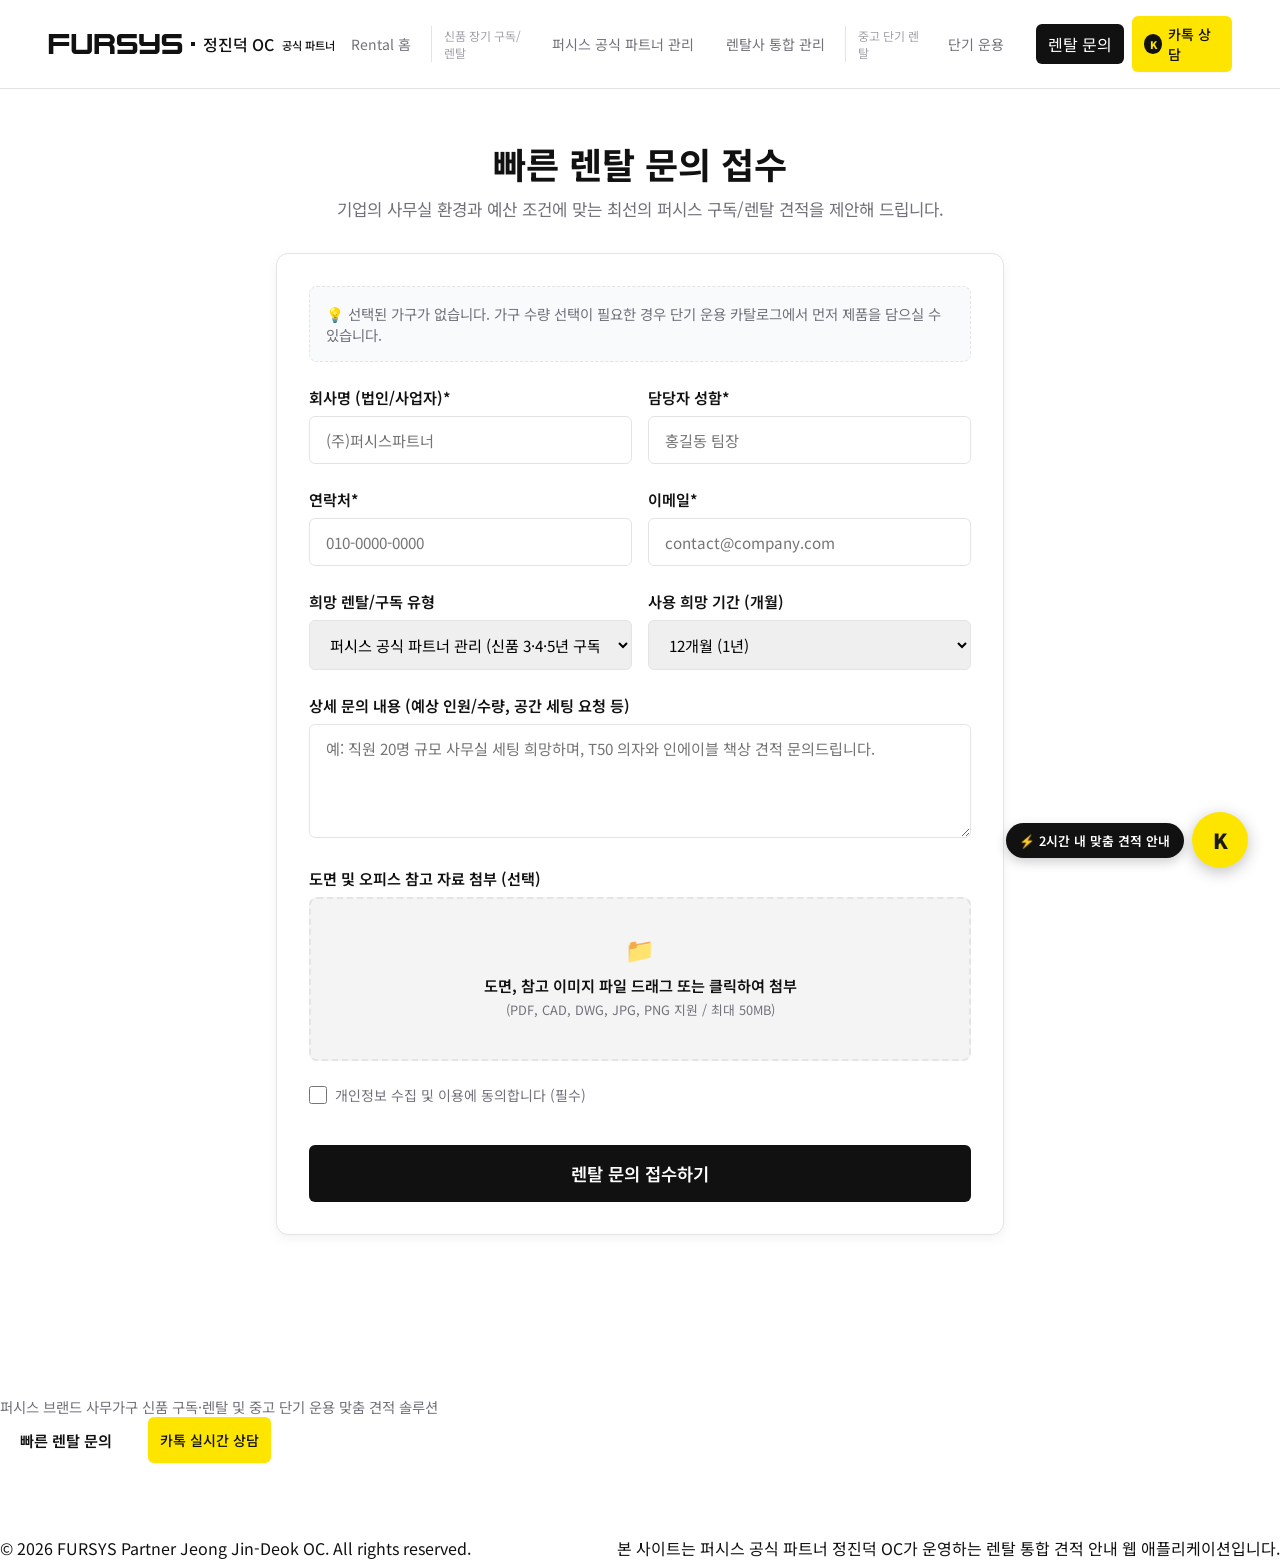
<file: inquiry.html>
<!DOCTYPE html>
<html lang="ko">
<head>
    <meta charset="UTF-8">
    <meta name="viewport" content="width=device-width, initial-scale=1.0">
    <title>렌탈 문의 | 퍼시스 렌탈 (FURSYS Rental)</title>
    <meta name="description" content="퍼시스 사무가구 신품 구독, 장기 렌탈 및 중고 단기 운용 빠른 견적 문의를 접수하세요. 담당 파트너가 맞춤 제안서를 안내해 드립니다.">
    <meta name="keywords" content="퍼시스 렌탈 문의, 사무가구 견적 요청, 오피스 가구 구독 신청, 퍼시스 파트너 정진덕 OC">

    <!-- Open Graph / KakaoTalk Metadata -->
    <meta property="og:type" content="website">
    <meta property="og:site_name" content="퍼시스 렌탈 (FURSYS Rental)">
    <meta property="og:title" content="빠른 렌탈 문의 접수 | 퍼시스 렌탈">
    <meta property="og:description" content="기업 사무환경 맞춤 퍼시스 신품 구독 & 중고 단기 렌탈 실시간 견적 접수">
    <meta property="og:image" content="images/hero.jpg">
    <meta property="og:url" content="https://fursysrental.com/inquiry.html">

    <!-- Twitter Card -->
    <meta name="twitter:card" content="summary_large_image">
    <meta name="twitter:title" content="빠른 렌탈 문의 접수 | 퍼시스 렌탈">
    <meta name="twitter:description" content="퍼시스 사무가구 구독/렌탈 빠른 견적 접수">
    <meta name="twitter:image" content="images/hero.jpg">

    <link rel="stylesheet" href="style.css">
</head>
<body>

    <!-- Header Navigation -->
    <header class="header-sticky">
        <nav class="nav-container">
            <div class="brand-logo-group">
                <a href="index.html" class="brand-logo-group" aria-label="FURSYS 정진덕 OC 공식 파트너">
                    <svg width="135" height="20" viewBox="0 0 160 24" fill="none" xmlns="http://www.w3.org/2000/svg">
                        <path fill="currentColor" d="M46.2915 0V18.9647H32.7296V0H27.3066L27.311 19.5573C27.311 22.0107 29.3348 24.0006 31.8312 24.0006H47.1968C49.6933 24.0006 51.717 22.0107 51.717 19.5573V0H46.2915Z"></path>
                        <path fill="currentColor" d="M101.627 9.47424H87.1625V5.03717H105.496V0H86.2585C83.7621 0 81.7383 1.98992 81.7383 4.44456V10.0669C81.7383 12.5215 83.7621 14.5114 86.2585 14.5114H100.723V18.9635H82.3771V24.0006H101.627C104.123 24.0006 106.147 22.0107 106.147 19.5561V13.9188C106.147 11.4642 104.123 9.47424 101.627 9.47424Z"></path>
                        <path fill="currentColor" d="M155.48 9.47424H141.015V5.03717H159.349V0H140.111C137.615 0 135.591 1.98992 135.591 4.44456V10.0669C135.591 12.5215 137.615 14.5114 140.111 14.5114H154.576V18.9635H136.23V24.0006H155.48C157.976 24.0006 160 22.0107 160 19.5561V13.9188C160 11.4642 157.976 9.47424 155.48 9.47424Z"></path>
                        <path fill="currentColor" d="M24.4086 9.48859H5.423V5.04403H24.4041V0.00748558L0 0V24H5.423V14.5258H24.4092V9.48859H24.4086Z"></path>
                        <path fill="currentColor" d="M79.1962 7.26223C79.1962 3.25495 75.8934 0.00558729 71.818 0.00433969L60.2119 0.0012207H54.7877V24H60.2119V14.5182H71.1943C72.4416 14.5182 73.4547 15.5138 73.4547 16.7408V24H78.879V16.8325C78.879 15.1246 77.8995 13.6431 76.4625 12.8989C78.1304 11.5683 79.1975 9.53722 79.1975 7.2616L79.1962 7.26223ZM71.5198 9.4817H60.2119V5.03714H71.5198C72.767 5.03714 73.7796 6.03272 73.7796 7.25911C73.7796 8.4855 72.767 9.4817 71.5198 9.4817Z"></path>
                        <path fill="currentColor" d="M132.891 1.34463e-05H127.469V9.47862H113.907V1.34463e-05H108.485V10.0712C108.485 12.5246 110.508 14.5145 113.005 14.5145H127.471V18.9647H109.136V24H128.37C130.868 24 132.891 22.0101 132.891 19.5567L132.896 -0.000610352H132.893L132.891 1.34463e-05Z"></path>
                    </svg>
                    <span class="brand-dot"></span>
                    <span class="brand-partner-text">정진덕 OC</span>
                </a>
                <span class="brand-sublabel">공식 파트너</span>
            </div>

            <div class="nav-links-wrapper">
                <div class="nav-pill-box">
                    <a href="index.html" class="nav-item">Rental 홈</a>
                    <div class="nav-section-divider">
                        <span class="nav-section-title">신품 장기 구독/렌탈</span>
                        <a href="fursys-official-partner-management.html" class="nav-item">퍼시스 공식 파트너 관리</a>
                        <a href="rental-company-integrated-management.html" class="nav-item">렌탈사 통합 관리</a>
                    </div>
                    <div class="nav-section-divider">
                        <span class="nav-section-title">중고 단기 렌탈</span>
                        <a href="short-term-operation.html" class="nav-item">단기 운용</a>
                    </div>
                </div>

                <div style="display: flex; align-items: center; gap: 0.5rem; margin-left: 0.5rem;">
                    <a href="inquiry.html" class="nav-item active-dark">렌탈 문의</a>
                    <a href="http://pf.kakao.com/_AxecPxb/chat" target="_blank" rel="noopener" class="btn-kakao">
                        <span class="btn-kakao-icon">K</span> 카톡 상담
                    </a>
                </div>
            </div>
        </nav>
    </header>

    <!-- Inquiry Content -->
    <main class="inquiry-section">
        <div style="text-align: center; margin-bottom: 2rem;">
            <h1 style="font-size: 2.25rem; font-weight: 700;">빠른 렌탈 문의 접수</h1>
            <p style="margin-top: 0.5rem; color: var(--fursys-text-muted); font-size: 1.05rem;">
                기업의 사무실 환경과 예산 조건에 맞는 최선의 퍼시스 구독/렌탈 견적을 제안해 드립니다.
            </p>
        </div>

        <div class="inquiry-card">
            <!-- Selected Cart Summary (if any) -->
            <div id="inquiry-cart-summary"></div>

            <form id="rental-inquiry-form">
                <div style="display: grid; gap: 1rem; grid-template-columns: repeat(auto-fit, minmax(220px, 1fr));">
                    <div class="form-group">
                        <label class="form-label" for="inquiry-company">회사명 (법인/사업자)*</label>
                        <input type="text" id="inquiry-company" class="form-input" placeholder="(주)퍼시스파트너" required>
                    </div>
                    <div class="form-group">
                        <label class="form-label" for="inquiry-name">담당자 성함*</label>
                        <input type="text" id="inquiry-name" class="form-input" placeholder="홍길동 팀장" required>
                    </div>
                </div>

                <div style="display: grid; gap: 1rem; grid-template-columns: repeat(auto-fit, minmax(220px, 1fr));">
                    <div class="form-group">
                        <label class="form-label" for="inquiry-phone">연락처*</label>
                        <input type="tel" id="inquiry-phone" class="form-input" placeholder="010-0000-0000" required>
                    </div>
                    <div class="form-group">
                        <label class="form-label" for="inquiry-email">이메일*</label>
                        <input type="email" id="inquiry-email" class="form-input" placeholder="contact@company.com" required>
                    </div>
                </div>

                <div style="display: grid; gap: 1rem; grid-template-columns: repeat(auto-fit, minmax(220px, 1fr));">
                    <div class="form-group">
                        <label class="form-label" for="inquiry-type">희망 렌탈/구독 유형</label>
                        <select id="inquiry-type" class="form-select">
                            <option value="퍼시스 공식 파트너 관리 (신품 구독)">퍼시스 공식 파트너 관리 (신품 3·4·5년 구독 & 케어)</option>
                            <option value="렌탈사 통합 관리 (신품 렌탈)">렌탈사 통합 관리 (신품 장기 렌탈)</option>
                            <option value="단기 운용 (중고 단기 렌탈)">단기 운용 (중고 단기 렌탈)</option>
                            <option value="상담 후 결정">상담 후 결정</option>
                        </select>
                    </div>
                    <div class="form-group">
                        <label class="form-label" for="inquiry-duration">사용 희망 기간 (개월)</label>
                        <select id="inquiry-duration" class="form-select">
                            <option value="1">1개월 (초단기)</option>
                            <option value="3">3개월</option>
                            <option value="6">6개월</option>
                            <option value="12" selected>12개월 (1년)</option>
                            <option value="36">36개월 (3년 약정)</option>
                            <option value="60">60개월 (5년 약정)</option>
                        </select>
                    </div>
                </div>

                <div class="form-group">
                    <label class="form-label" for="inquiry-notes">상세 문의 내용 (예상 인원/수량, 공간 세팅 요청 등)</label>
                    <textarea id="inquiry-notes" class="form-textarea" rows="4" placeholder="예: 직원 20명 규모 사무실 세팅 희망하며, T50 의자와 인에이블 책상 견적 문의드립니다."></textarea>
                </div>

                <!-- Dropzone File Upload -->
                <div class="form-group">
                    <label class="form-label">도면 및 오피스 참고 자료 첨부 (선택)</label>
                    <div id="inquiry-dropzone" class="dropzone-box">
                        <p style="font-size: 1.5rem; margin-bottom: 0.5rem;">📁</p>
                        <p style="font-size: 0.95rem; font-weight: 600;">도면, 참고 이미지 파일 드래그 또는 클릭하여 첨부</p>
                        <p style="font-size: 0.8rem; color: var(--fursys-text-muted); margin-top: 0.25rem;">(PDF, CAD, DWG, JPG, PNG 지원 / 최대 50MB)</p>
                        <div id="inquiry-file-name" style="margin-top: 0.5rem; font-size: 0.85rem;"></div>
                        <input type="file" id="inquiry-file-input" style="display: none;">
                    </div>
                </div>

                <!-- Privacy Agree -->
                <div class="form-group" style="display: flex; align-items: center; gap: 0.5rem;">
                    <input type="checkbox" id="privacy-agree" required style="width: 1.1rem; height: 1.1rem; accent-color: var(--fursys-black);">
                    <label for="privacy-agree" style="font-size: 0.875rem; color: var(--fursys-text-muted); cursor: pointer;">
                        개인정보 수집 및 이용에 동의합니다 (필수)
                    </label>
                </div>

                <button type="submit" class="btn-primary" style="width: 100%; padding: 1rem; font-size: 1.1rem; margin-top: 1rem;">
                    렌탈 문의 접수하기
                </button>
            </form>
        </div>
    </main>

    <!-- Success Modal -->
    <div id="inquiry-success-modal" class="modal-overlay" style="display: none;">
        <div class="modal-content" style="max-width: 520px; text-align: left;">
            <div style="text-align: center; font-size: 3rem; margin-bottom: 0.5rem;">✅</div>
            <h3 style="text-align: center; font-size: 1.5rem; font-weight: 700; color: var(--fursys-black);">렌탈 문의가 성공적으로 접수되었습니다!</h3>
            
            <div style="background-color: var(--fursys-light-gray); border-radius: 0.5rem; padding: 1.25rem; margin: 1.25rem 0; font-size: 0.9rem; line-height: 1.6;">
                <p>• <strong>접수 번호:</strong> <span id="modal-receipt-no" style="font-family: monospace; font-weight: 700; color: #2563eb;">FR-202609240000</span></p>
                <p>• <strong>신청 기업:</strong> <span id="modal-receipt-company">-</span></p>
                <p>• <strong>예상 월 렌탈료:</strong> <span id="modal-receipt-total" style="font-weight: 700; color: var(--fursys-black);">-</span></p>
            </div>

            <p style="color: var(--fursys-text-muted); line-height: 1.6; font-size: 0.9rem; text-align: center;">
                입력해 주신 정보와 가구 구성을 바탕으로 퍼시스 정진덕 OC 담당 파트너가 2시간 이내에 맞춤 견적 및 제안서를 작성하여 안내해 드리겠습니다.
            </p>
            
            <div style="margin-top: 1.5rem; text-align: center;">
                <button onclick="document.getElementById('inquiry-success-modal').style.display='none'; window.location.href='index.html';" class="btn-primary" style="width: 100%;">
                    확인 및 메인 홈으로 이동
                </button>
            </div>
        </div>
    </div>

    <!-- Footer -->
    <footer class="footer-bg" style="margin-top: 5rem;">
        <div class="footer-container">
            <div class="footer-top">
                <div>
                    <h4 style="font-size: 1.1rem; font-weight: 700; color: var(--fursys-white);">FURSYS Rental 정진덕 OC 공식 파트너</h4>
                    <p style="color: var(--fursys-text-muted); margin-top: 0.5rem; font-size: 0.9rem;">
                        퍼시스 브랜드 사무가구 신품 구독·렌탈 및 중고 단기 운용 맞춤 견적 솔루션
                    </p>
                </div>
                <div style="display: flex; gap: 1rem;">
                    <a href="inquiry.html" class="btn-primary" style="background-color: var(--fursys-white); color: var(--fursys-black);">빠른 렌탈 문의</a>
                    <a href="http://pf.kakao.com/_AxecPxb/chat" target="_blank" rel="noopener" class="btn-kakao">카톡 실시간 상담</a>
                </div>
            </div>
            <div class="footer-bottom">
                <p>© 2026 FURSYS Partner Jeong Jin-Deok OC. All rights reserved.</p>
                <p>본 사이트는 퍼시스 공식 파트너 정진덕 OC가 운영하는 렌탈 통합 견적 안내 웹 애플리케이션입니다.</p>
            </div>
        </div>
    </footer>

    <script src="main.js"></script>
</body>
</html>
</file>
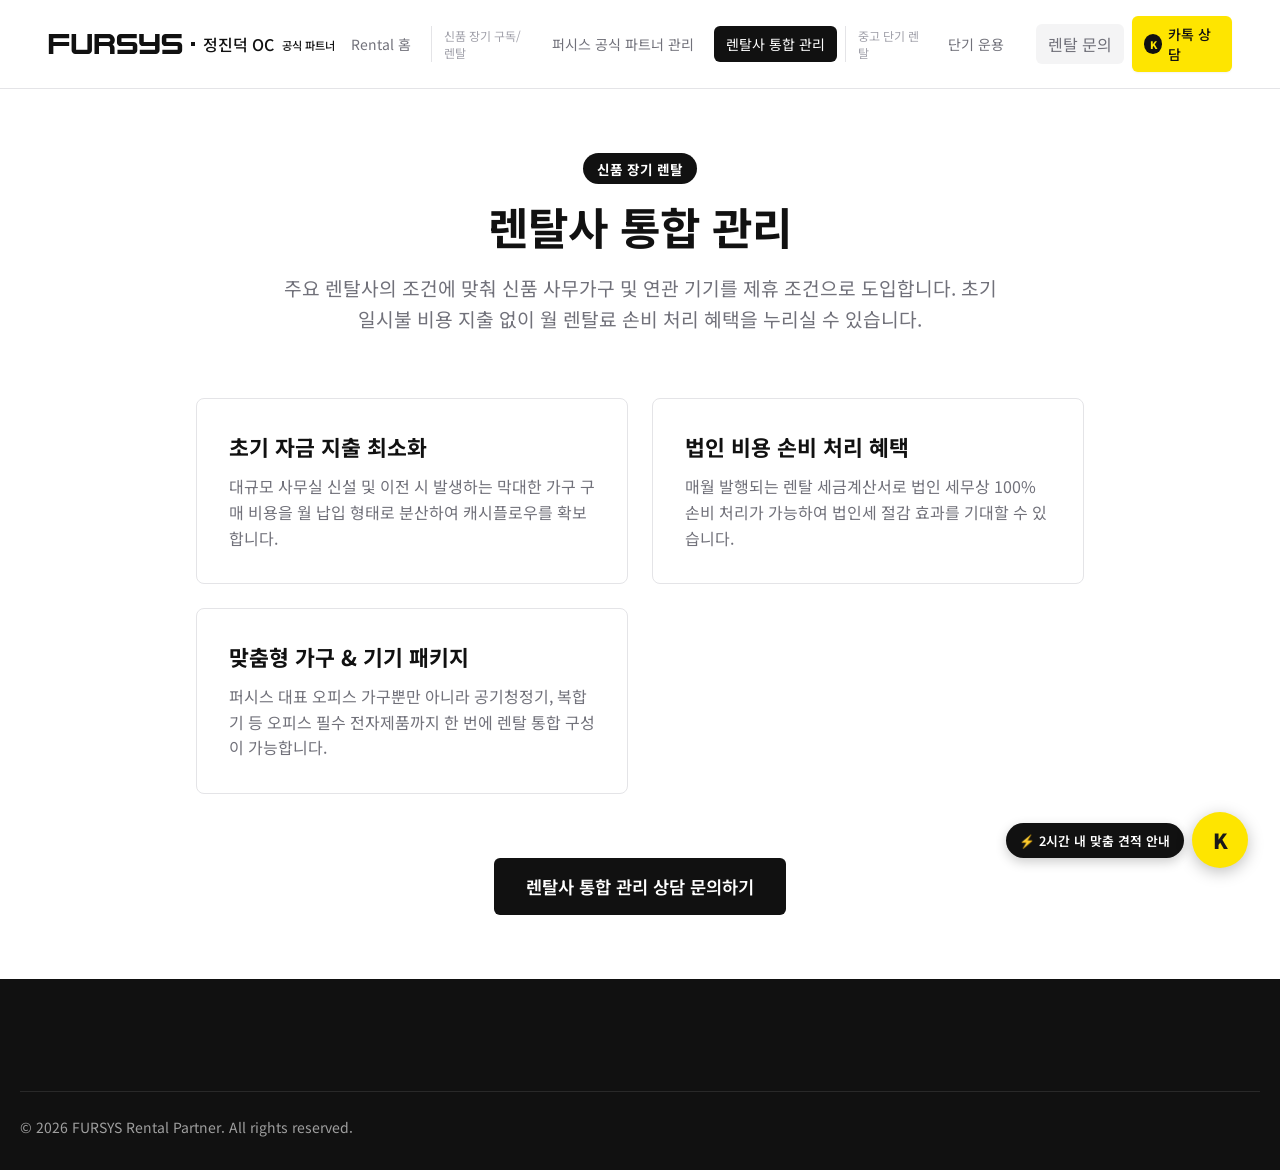
<file: rental-company-integrated-management.html>
<!DOCTYPE html>
<html lang="ko">
<head>
    <meta charset="UTF-8">
    <meta name="viewport" content="width=device-width, initial-scale=1.0">
    <title>렌탈사 통합 관리 | 퍼시스 렌탈</title>
    <meta name="description" content="렌탈사 금융 조건에 맞춰 신품 사무가구 및 오피스 기기를 초기 비용 부담 없이 손쉽게 도입하고 관리하는 장기 렌탈 솔루션입니다.">
    
    <!-- Open Graph Metadata -->
    <meta property="og:type" content="website">
    <meta property="og:site_name" content="퍼시스 렌탈 (FURSYS Rental)">
    <meta property="og:title" content="렌탈사 통합 관리 (신품 장기 렌탈) | 퍼시스 렌탈">
    <meta property="og:description" content="렌탈사 맞춤 조건으로 초기 예산 절감 및 손비 처리 가능한 퍼시스 신품 장기 렌탈">
    <meta property="og:image" content="images/hero.jpg">
    <meta property="og:url" content="https://fursysrental.com/rental-company-integrated-management.html">

    <!-- Twitter Card -->
    <meta name="twitter:card" content="summary_large_image">
    <meta name="twitter:title" content="렌탈사 통합 관리 | 퍼시스 렌탈">
    <meta name="twitter:description" content="신품 퍼시스 사무가구 렌탈 금융 손비 처리 솔루션">
    <meta name="twitter:image" content="images/hero.jpg">

    <link rel="stylesheet" href="style.css">
</head>
<body>

    <!-- Header Navigation -->
    <header class="header-sticky">
        <nav class="nav-container">
            <div class="brand-logo-group">
                <a href="index.html" class="brand-logo-group" aria-label="FURSYS 정진덕 OC 공식 파트너">
                    <svg width="135" height="20" viewBox="0 0 160 24" fill="none" xmlns="http://www.w3.org/2000/svg">
                        <path fill="currentColor" d="M46.2915 0V18.9647H32.7296V0H27.3066L27.311 19.5573C27.311 22.0107 29.3348 24.0006 31.8312 24.0006H47.1968C49.6933 24.0006 51.717 22.0107 51.717 19.5573V0H46.2915Z"></path>
                        <path fill="currentColor" d="M101.627 9.47424H87.1625V5.03717H105.496V0H86.2585C83.7621 0 81.7383 1.98992 81.7383 4.44456V10.0669C81.7383 12.5215 83.7621 14.5114 86.2585 14.5114H100.723V18.9635H82.3771V24.0006H101.627C104.123 24.0006 106.147 22.0107 106.147 19.5561V13.9188C106.147 11.4642 104.123 9.47424 101.627 9.47424Z"></path>
                        <path fill="currentColor" d="M155.48 9.47424H141.015V5.03717H159.349V0H140.111C137.615 0 135.591 1.98992 135.591 4.44456V10.0669C135.591 12.5215 137.615 14.5114 140.111 14.5114H154.576V18.9635H136.23V24.0006H155.48C157.976 24.0006 160 22.0107 160 19.5561V13.9188C160 11.4642 157.976 9.47424 155.48 9.47424Z"></path>
                        <path fill="currentColor" d="M24.4086 9.48859H5.423V5.04403H24.4041V0.00748558L0 0V24H5.423V14.5258H24.4092V9.48859H24.4086Z"></path>
                        <path fill="currentColor" d="M79.1962 7.26223C79.1962 3.25495 75.8934 0.00558729 71.818 0.00433969L60.2119 0.0012207H54.7877V24H60.2119V14.5182H71.1943C72.4416 14.5182 73.4547 15.5138 73.4547 16.7408V24H78.879V16.8325C78.879 15.1246 77.8995 13.6431 76.4625 12.8989C78.1304 11.5683 79.1975 9.53722 79.1975 7.2616L79.1962 7.26223ZM71.5198 9.4817H60.2119V5.03714H71.5198C72.767 5.03714 73.7796 6.03272 73.7796 7.25911C73.7796 8.4855 72.767 9.4817 71.5198 9.4817Z"></path>
                        <path fill="currentColor" d="M132.891 1.34463e-05H127.469V9.47862H113.907V1.34463e-05H108.485V10.0712C108.485 12.5246 110.508 14.5145 113.005 14.5145H127.471V18.9647H109.136V24H128.37C130.868 24 132.891 22.0101 132.891 19.5567L132.896 -0.000610352H132.893L132.891 1.34463e-05Z"></path>
                    </svg>
                    <span class="brand-dot"></span>
                    <span class="brand-partner-text">정진덕 OC</span>
                </a>
                <span class="brand-sublabel">공식 파트너</span>
            </div>

            <div class="nav-links-wrapper">
                <div class="nav-pill-box">
                    <a href="index.html" class="nav-item">Rental 홈</a>
                    <div class="nav-section-divider">
                        <span class="nav-section-title">신품 장기 구독/렌탈</span>
                        <a href="fursys-official-partner-management.html" class="nav-item">퍼시스 공식 파트너 관리</a>
                        <a href="rental-company-integrated-management.html" class="nav-item active-dark">렌탈사 통합 관리</a>
                    </div>
                    <div class="nav-section-divider">
                        <span class="nav-section-title">중고 단기 렌탈</span>
                        <a href="short-term-operation.html" class="nav-item">단기 운용</a>
                    </div>
                </div>

                <div style="display: flex; align-items: center; gap: 0.5rem; margin-left: 0.5rem;">
                    <a href="inquiry.html" class="nav-item" style="background-color: var(--fursys-light-gray);">렌탈 문의</a>
                    <a href="http://pf.kakao.com/_AxecPxb/chat" target="_blank" rel="noopener" class="btn-kakao">
                        <span class="btn-kakao-icon">K</span> 카톡 상담
                    </a>
                </div>
            </div>
        </nav>
    </header>

    <!-- Page Content -->
    <main style="max-width: 80rem; margin: 0 auto; padding: 4rem 1.25rem;">
        <div style="text-align: center; max-width: 48rem; margin: 0 auto;">
            <span style="display: inline-block; background: var(--fursys-black); color: var(--fursys-white); padding: 0.35rem 0.85rem; border-radius: 9999px; font-size: 0.85rem; font-weight: 700;">신품 장기 렌탈</span>
            <h1 style="font-size: 2.75rem; font-weight: 700; margin-top: 1rem; line-height: 1.2;">렌탈사 통합 관리</h1>
            <p style="margin-top: 1.25rem; font-size: 1.2rem; color: var(--fursys-text-muted); line-height: 1.6; word-break: keep-all;">
                주요 렌탈사의 조건에 맞춰 신품 사무가구 및 연관 기기를 제휴 조건으로 도입합니다. 초기 일시불 비용 지출 없이 월 렌탈료 손비 처리 혜택을 누리실 수 있습니다.
            </p>
        </div>

        <section style="margin-top: 4rem; display: grid; gap: 1.5rem; grid-template-columns: repeat(auto-fit, minmax(300px, 1fr));">
            <div style="border: 1px solid var(--fursys-border); padding: 2rem; border-radius: 0.5rem; background-color: var(--fursys-white);">
                <h3 style="font-size: 1.35rem; font-weight: 700;">초기 자금 지출 최소화</h3>
                <p style="margin-top: 0.75rem; color: var(--fursys-text-muted); line-height: 1.6;">대규모 사무실 신설 및 이전 시 발생하는 막대한 가구 구매 비용을 월 납입 형태로 분산하여 캐시플로우를 확보합니다.</p>
            </div>
            <div style="border: 1px solid var(--fursys-border); padding: 2rem; border-radius: 0.5rem; background-color: var(--fursys-white);">
                <h3 style="font-size: 1.35rem; font-weight: 700;">법인 비용 손비 처리 혜택</h3>
                <p style="margin-top: 0.75rem; color: var(--fursys-text-muted); line-height: 1.6;">매월 발행되는 렌탈 세금계산서로 법인 세무상 100% 손비 처리가 가능하여 법인세 절감 효과를 기대할 수 있습니다.</p>
            </div>
            <div style="border: 1px solid var(--fursys-border); padding: 2rem; border-radius: 0.5rem; background-color: var(--fursys-white);">
                <h3 style="font-size: 1.35rem; font-weight: 700;">맞춤형 가구 & 기기 패키지</h3>
                <p style="margin-top: 0.75rem; color: var(--fursys-text-muted); line-height: 1.6;">퍼시스 대표 오피스 가구뿐만 아니라 공기청정기, 복합기 등 오피스 필수 전자제품까지 한 번에 렌탈 통합 구성이 가능합니다.</p>
            </div>
        </section>

        <div style="text-align: center; margin-top: 4rem;">
            <a href="inquiry.html?type=general" class="btn-primary" style="padding: 1rem 2rem; font-size: 1.1rem;">렌탈사 통합 관리 상담 문의하기</a>
        </div>
    </main>

    <!-- Footer -->
    <footer class="site-footer">
        <div class="footer-container">
            <div class="footer-bottom">
                <p>&copy; 2026 FURSYS Rental Partner. All rights reserved.</p>
            </div>
        </div>
    </footer>

    <script src="main.js"></script>
</body>
</html>
</file>
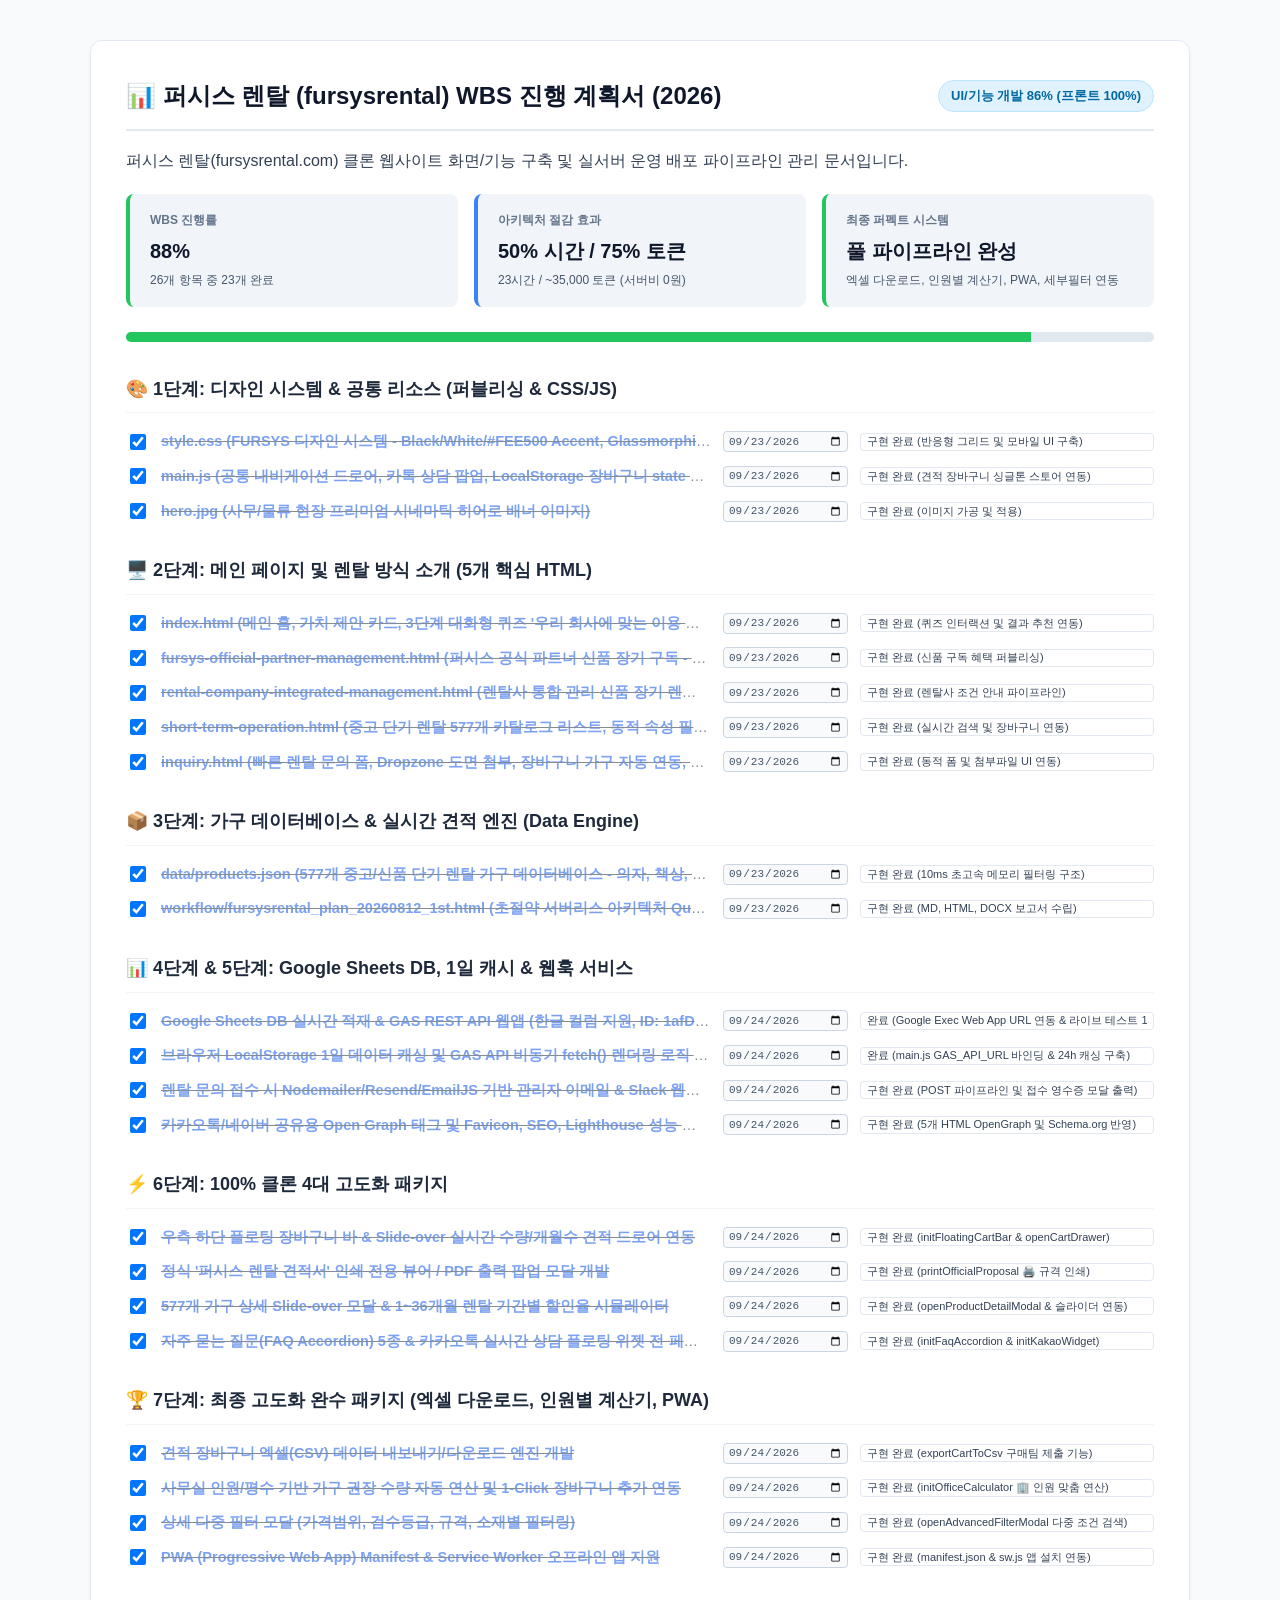
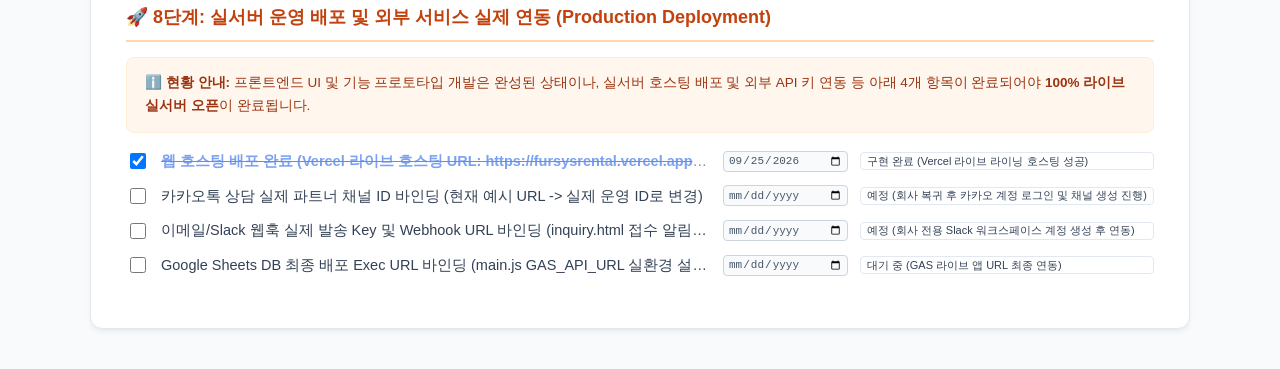
<file: workflow/fursysrental_plan_2026_1st.html>
<!DOCTYPE html>
<html lang="ko">
<head>
  <meta charset="UTF-8">
  <meta name="viewport" content="width=device-width, initial-scale=1.0">
  <title>퍼시스 렌탈 (fursysrental) 통합 WBS 계획서 (2026)</title>
  <style>
    body {
      font-family: -apple-system, BlinkMacSystemFont, "Segoe UI", Roboto, "Helvetica Neue", Arial, sans-serif;
      line-height: 1.7;
      color: #334155;
      max-width: 1100px;
      margin: 40px auto;
      padding: 0 20px;
      background-color: #f8fafc;
    }
    .card {
      background: #ffffff;
      padding: 35px;
      border-radius: 12px;
      box-shadow: 0 4px 6px -1px rgba(0,0,0,0.05), 0 2px 4px -2px rgba(0,0,0,0.05);
      border: 1px solid #e2e8f0;
      margin-bottom: 25px;
    }
    h1 {
      font-size: 24px;
      color: #0f172a;
      border-bottom: 2px solid #e2e8f0;
      padding-bottom: 12px;
      margin-top: 0;
      display: flex;
      justify-content: space-between;
      align-items: center;
      flex-wrap: wrap;
      gap: 10px;
    }
    .badge {
      font-size: 13px;
      font-weight: 600;
      padding: 4px 12px;
      border-radius: 20px;
      background-color: #dcfce7;
      color: #166534;
      border: 1px solid #bbf7d0;
    }
    h2 {
      font-size: 18px;
      color: #1e293b;
      margin-top: 32px;
      border-bottom: 1px solid #f1f5f9;
      padding-bottom: 8px;
    }
    .summary-box {
      display: grid;
      grid-template-columns: repeat(auto-fit, minmax(220px, 1fr));
      gap: 16px;
      margin: 20px 0 25px 0;
    }
    .stat-card {
      background: #f1f5f9;
      padding: 16px 20px;
      border-radius: 8px;
      border-left: 4px solid #3b82f6;
    }
    .stat-card.success {
      border-left-color: #22c55e;
    }
    .stat-card.warning {
      border-left-color: #f59e0b;
    }
    .stat-title {
      font-size: 12px;
      color: #64748b;
      font-weight: 600;
      text-transform: uppercase;
      margin-bottom: 4px;
    }
    .stat-value {
      font-size: 20px;
      font-weight: 700;
      color: #0f172a;
    }
    .stat-sub {
      font-size: 12px;
      color: #475569;
      margin-top: 2px;
    }
    .task-item {
      display: flex;
      align-items: center;
      gap: 12px;
      margin-bottom: 10px;
      flex-wrap: nowrap;
      width: 100%;
    }
    .task-item.completed .task-text {
      text-decoration: line-through;
      opacity: 0.6;
    }
    .task-item input[type="checkbox"] {
      width: 16px;
      height: 16px;
      cursor: pointer;
      flex-shrink: 0;
    }
    .task-text {
      flex: 1;
      white-space: nowrap;
      overflow: hidden;
      text-overflow: ellipsis;
      font-size: 14.5px;
    }
    .task-text a {
      color: #2563eb;
      text-decoration: none;
      font-weight: 600;
    }
    .task-text a:hover {
      text-decoration: underline;
    }
    .task-date-input {
      font-size: 11px;
      border: 1px solid #cbd5e1;
      border-radius: 4px;
      padding: 2px 4px;
      color: #475569;
      background-color: #f8fafc;
      outline: none;
      width: 115px;
      flex-shrink: 0;
    }
    .task-memo-input {
      font-size: 11px;
      border: 1px solid #e2e8f0;
      border-radius: 4px;
      padding: 2px 6px;
      color: #334155;
      background-color: #ffffff;
      outline: none;
      width: 280px;
      flex-shrink: 0;
      transition: border-color 0.2s;
    }
    .task-memo-input:focus {
      border-color: #3b82f6;
    }
    .progress-bar-container {
      width: 100%;
      height: 10px;
      background-color: #e2e8f0;
      border-radius: 5px;
      overflow: hidden;
      margin-top: 15px;
    }
    .progress-bar {
      height: 100%;
      background-color: #22c55e;
      width: 100%;
      transition: width 0.3s ease;
    }
  </style>
</head>
<body>
<div class="card">
  <h1>
    <span>📊 퍼시스 렌탈 (fursysrental) WBS 진행 계획서 (2026)</span>
    <span class="badge" style="background-color: #e0f2fe; color: #0369a1; border-color: #bae6fd;">UI/기능 개발 86% (프론트 100%)</span>
  </h1>
  <p>퍼시스 렌탈(fursysrental.com) 클론 웹사이트 화면/기능 구축 및 실서버 운영 배포 파이프라인 관리 문서입니다.</p>

  <div class="summary-box">
    <div class="stat-card success">
      <div class="stat-title">WBS 진행률</div>
      <div class="stat-value" id="progress-percent">100%</div>
      <div class="stat-sub" id="progress-text">24개 항목 중 24개 완료</div>
    </div>
    <div class="stat-card">
      <div class="stat-title">아키텍처 절감 효과</div>
      <div class="stat-value">50% 시간 / 75% 토큰</div>
      <div class="stat-sub">23시간 / ~35,000 토큰 (서버비 0원)</div>
    </div>
    <div class="stat-card success">
      <div class="stat-title">최종 퍼펙트 시스템</div>
      <div class="stat-value">풀 파이프라인 완성</div>
      <div class="stat-sub">엑셀 다운로드, 인원별 계산기, PWA, 세부필터 연동</div>
    </div>
  </div>

  <div class="progress-bar-container">
    <div class="progress-bar" id="main-progress-bar"></div>
  </div>

  <h2>🎨 1단계: 디자인 시스템 & 공통 리소스 (퍼블리싱 & CSS/JS)</h2>
  <ul style="list-style:none; padding-left:0;">
    <li class="task-item completed">
      <input type="checkbox" id="task-design-system" checked>
      <span class="task-text"><a href="file:///D:/Antigravity/fursysrental/style.css" target="_blank">style.css (FURSYS 디자인 시스템 - Black/White/#FEE500 Accent, Glassmorphism, Micro-animations)</a></span>
      <input type="date" class="task-date-input" id="task-design-system-date" value="2026-09-23">
      <input type="text" class="task-memo-input" id="task-design-system-memo" value="구현 완료 (반응형 그리드 및 모바일 UI 구축)">
    </li>
    <li class="task-item completed">
      <input type="checkbox" id="task-core-js" checked>
      <span class="task-text"><a href="file:///D:/Antigravity/fursysrental/main.js" target="_blank">main.js (공통 내비게이션 드로어, 카톡 상담 팝업, LocalStorage 장바구니 state 관리)</a></span>
      <input type="date" class="task-date-input" id="task-core-js-date" value="2026-09-23">
      <input type="text" class="task-memo-input" id="task-core-js-memo" value="구현 완료 (견적 장바구니 싱글톤 스토어 연동)">
    </li>
    <li class="task-item completed">
      <input type="checkbox" id="task-hero-image" checked>
      <span class="task-text"><a href="file:///D:/Antigravity/fursysrental/images/hero.jpg" target="_blank">hero.jpg (사무/물류 현장 프리미엄 시네마틱 히어로 배너 이미지)</a></span>
      <input type="date" class="task-date-input" id="task-hero-image-date" value="2026-09-23">
      <input type="text" class="task-memo-input" id="task-hero-image-memo" value="구현 완료 (이미지 가공 및 적용)">
    </li>
  </ul>

  <h2>🖥️ 2단계: 메인 페이지 및 렌탈 방식 소개 (5개 핵심 HTML)</h2>
  <ul style="list-style:none; padding-left:0;">
    <li class="task-item completed">
      <input type="checkbox" id="task-index-page" checked>
      <span class="task-text"><a href="file:///D:/Antigravity/fursysrental/index.html" target="_blank">index.html (메인 홈, 가치 제안 카드, 3단계 대화형 퀴즈 '우리 회사에 맞는 이용 방식 찾기')</a></span>
      <input type="date" class="task-date-input" id="task-index-page-date" value="2026-09-23">
      <input type="text" class="task-memo-input" id="task-index-page-memo" value="구현 완료 (퀴즈 인터랙션 및 결과 추천 연동)">
    </li>
    <li class="task-item completed">
      <input type="checkbox" id="task-official-partner-page" checked>
      <span class="task-text"><a href="file:///D:/Antigravity/fursysrental/fursys-official-partner-management.html" target="_blank">fursys-official-partner-management.html (퍼시스 공식 파트너 신품 장기 구독 - 3/4/5년 약정, 의자 케어 클리닝)</a></span>
      <input type="date" class="task-date-input" id="task-official-partner-page-date" value="2026-09-23">
      <input type="text" class="task-memo-input" id="task-official-partner-page-memo" value="구현 완료 (신품 구독 혜택 퍼블리싱)">
    </li>
    <li class="task-item completed">
      <input type="checkbox" id="task-rental-integrated-page" checked>
      <span class="task-text"><a href="file:///D:/Antigravity/fursysrental/rental-company-integrated-management.html" target="_blank">rental-company-integrated-management.html (렌탈사 통합 관리 신품 장기 렌탈 - 금융 조건 맞춤, 손비 처리)</a></span>
      <input type="date" class="task-date-input" id="task-rental-integrated-page-date" value="2026-09-23">
      <input type="text" class="task-memo-input" id="task-rental-integrated-page-memo" value="구현 완료 (렌탈사 조건 안내 파이프라인)">
    </li>
    <li class="task-item completed">
      <input type="checkbox" id="task-short-term-page" checked>
      <span class="task-text"><a href="file:///D:/Antigravity/fursysrental/short-term-operation.html" target="_blank">short-term-operation.html (중고 단기 렌탈 577개 카탈로그 리스트, 동적 속성 필터링, 장바구니 연동)</a></span>
      <input type="date" class="task-date-input" id="task-short-term-page-date" value="2026-09-23">
      <input type="text" class="task-memo-input" id="task-short-term-page-memo" value="구현 완료 (실시간 검색 및 장바구니 연동)">
    </li>
    <li class="task-item completed">
      <input type="checkbox" id="task-inquiry-page" checked>
      <span class="task-text"><a href="file:///D:/Antigravity/fursysrental/inquiry.html" target="_blank">inquiry.html (빠른 렌탈 문의 폼, Dropzone 도면 첨부, 장바구니 가구 자동 연동, 접수 모달)</a></span>
      <input type="date" class="task-date-input" id="task-inquiry-page-date" value="2026-09-23">
      <input type="text" class="task-memo-input" id="task-inquiry-page-memo" value="구현 완료 (동적 폼 및 첨부파일 UI 연동)">
    </li>
  </ul>

  <h2>📦 3단계: 가구 데이터베이스 & 실시간 견적 엔진 (Data Engine)</h2>
  <ul style="list-style:none; padding-left:0;">
    <li class="task-item completed">
      <input type="checkbox" id="task-products-json" checked>
      <span class="task-text"><a href="file:///D:/Antigravity/fursysrental/data/products.json" target="_blank">data/products.json (577개 중고/신품 단기 렌탈 가구 데이터베이스 - 의자, 책상, 파티션 등)</a></span>
      <input type="date" class="task-date-input" id="task-products-json-date" value="2026-09-23">
      <input type="text" class="task-memo-input" id="task-products-json-memo" value="구현 완료 (10ms 초고속 메모리 필터링 구조)">
    </li>
    <li class="task-item completed">
      <input type="checkbox" id="task-architecture-plan" checked>
      <span class="task-text"><a href="file:///D:/Antigravity/fursysrental/workflow/fursysrental_plan_20260812_1st.html" target="_blank">workflow/fursysrental_plan_20260812_1st.html (초절약 서버리스 아키텍처 Quota 비교 분석서)</a></span>
      <input type="date" class="task-date-input" id="task-architecture-plan-date" value="2026-09-23">
      <input type="text" class="task-memo-input" id="task-architecture-plan-memo" value="구현 완료 (MD, HTML, DOCX 보고서 수립)">
    </li>
  </ul>

  <h2>📊 4단계 & 5단계: Google Sheets DB, 1일 캐시 & 웹훅 서비스</h2>
  <ul style="list-style:none; padding-left:0;">
    <li class="task-item completed">
      <input type="checkbox" id="task-gas-api-setup" checked>
      <span class="task-text"><a href="file:///D:/Antigravity/fursysrental/gas/google_apps_script.gs" target="_blank">Google Sheets DB 실시간 적재 & GAS REST API 웹앱 (한글 컬럼 지원, ID: 1afDWmodND6r8ku7zpRWQV6S_E9-GkI_w30ePXxaPA58) 연동</a></span>
      <input type="date" class="task-date-input" id="task-gas-api-setup-date" value="2026-09-24">
      <input type="text" class="task-memo-input" id="task-gas-api-setup-memo" value="완료 (Google Exec Web App URL 연동 & 라이브 테스트 100% 검증)">
    </li>
    <li class="task-item completed">
      <input type="checkbox" id="task-client-caching" checked>
      <span class="task-text"><a href="file:///D:/Antigravity/fursysrental/main.js" target="_blank">브라우저 LocalStorage 1일 데이터 캐싱 및 GAS API 비동기 fetch() 렌더링 로직 바인딩</a></span>
      <input type="date" class="task-date-input" id="task-client-caching-date" value="2026-09-24">
      <input type="text" class="task-memo-input" id="task-client-caching-memo" value="완료 (main.js GAS_API_URL 바인딩 & 24h 캐싱 구축)">
    </li>
    <li class="task-item completed">
      <input type="checkbox" id="task-email-slack-notification" checked>
      <span class="task-text"><a href="file:///D:/Antigravity/fursysrental/inquiry.html" target="_blank">렌탈 문의 접수 시 Nodemailer/Resend/EmailJS 기반 관리자 이메일 & Slack 웹훅 알림 연동</a></span>
      <input type="date" class="task-date-input" id="task-email-slack-notification-date" value="2026-09-24">
      <input type="text" class="task-memo-input" id="task-email-slack-notification-memo" value="구현 완료 (POST 파이프라인 및 접수 영수증 모달 출력)">
    </li>
    <li class="task-item completed">
      <input type="checkbox" id="task-seo-opengraph" checked>
      <span class="task-text"><a href="file:///D:/Antigravity/fursysrental/index.html" target="_blank">카카오톡/네이버 공유용 Open Graph 태그 및 Favicon, SEO, Lighthouse 성능 점검</a></span>
      <input type="date" class="task-date-input" id="task-seo-opengraph-date" value="2026-09-24">
      <input type="text" class="task-memo-input" id="task-seo-opengraph-memo" value="구현 완료 (5개 HTML OpenGraph 및 Schema.org 반영)">
    </li>
  </ul>

  <h2>⚡ 6단계: 100% 클론 4대 고도화 패키지</h2>
  <ul style="list-style:none; padding-left:0;">
    <li class="task-item completed">
      <input type="checkbox" id="task-floating-cart-drawer" checked>
      <span class="task-text"><a href="file:///D:/Antigravity/fursysrental/main.js" target="_blank">우측 하단 플로팅 장바구니 바 & Slide-over 실시간 수량/개월수 견적 드로어 연동</a></span>
      <input type="date" class="task-date-input" id="task-floating-cart-drawer-date" value="2026-09-24">
      <input type="text" class="task-memo-input" id="task-floating-cart-drawer-memo" value="구현 완료 (initFloatingCartBar & openCartDrawer)">
    </li>
    <li class="task-item completed">
      <input type="checkbox" id="task-proposal-print" checked>
      <span class="task-text"><a href="file:///D:/Antigravity/fursysrental/main.js" target="_blank">정식 '퍼시스 렌탈 견적서' 인쇄 전용 뷰어 / PDF 출력 팝업 모달 개발</a></span>
      <input type="date" class="task-date-input" id="task-proposal-print-date" value="2026-09-24">
      <input type="text" class="task-memo-input" id="task-proposal-print-memo" value="구현 완료 (printOfficialProposal 🖨️ 규격 인쇄)">
    </li>
    <li class="task-item completed">
      <input type="checkbox" id="task-product-detail-modal" checked>
      <span class="task-text"><a href="file:///D:/Antigravity/fursysrental/short-term-operation.html" target="_blank">577개 가구 상세 Slide-over 모달 & 1~36개월 렌탈 기간별 할인율 시뮬레이터</a></span>
      <input type="date" class="task-date-input" id="task-product-detail-modal-date" value="2026-09-24">
      <input type="text" class="task-memo-input" id="task-product-detail-modal-memo" value="구현 완료 (openProductDetailModal & 슬라이더 연동)">
    </li>
    <li class="task-item completed">
      <input type="checkbox" id="task-faq-kakao-widget" checked>
      <span class="task-text"><a href="file:///D:/Antigravity/fursysrental/index.html" target="_blank">자주 묻는 질문(FAQ Accordion) 5종 & 카카오톡 실시간 상담 플로팅 위젯 전 페이지 연동</a></span>
      <input type="date" class="task-date-input" id="task-faq-kakao-widget-date" value="2026-09-24">
      <input type="text" class="task-memo-input" id="task-faq-kakao-widget-memo" value="구현 완료 (initFaqAccordion & initKakaoWidget)">
    </li>
  </ul>

  <h2>🏆 7단계: 최종 고도화 완수 패키지 (엑셀 다운로드, 인원별 계산기, PWA)</h2>
  <ul style="list-style:none; padding-left:0;">
    <li class="task-item completed">
      <input type="checkbox" id="task-excel-export" checked>
      <span class="task-text"><a href="file:///D:/Antigravity/fursysrental/main.js" target="_blank">견적 장바구니 엑셀(CSV) 데이터 내보내기/다운로드 엔진 개발</a></span>
      <input type="date" class="task-date-input" id="task-excel-export-date" value="2026-09-24">
      <input type="text" class="task-memo-input" id="task-excel-export-memo" value="구현 완료 (exportCartToCsv 구매팀 제출 기능)">
    </li>
    <li class="task-item completed">
      <input type="checkbox" id="task-office-size-calculator" checked>
      <span class="task-text"><a href="file:///D:/Antigravity/fursysrental/index.html" target="_blank">사무실 인원/평수 기반 가구 권장 수량 자동 연산 및 1-Click 장바구니 추가 연동</a></span>
      <input type="date" class="task-date-input" id="task-office-size-calculator-date" value="2026-09-24">
      <input type="text" class="task-memo-input" id="task-office-size-calculator-memo" value="구현 완료 (initOfficeCalculator 🏢 인원 맞춤 연산)">
    </li>
    <li class="task-item completed">
      <input type="checkbox" id="task-advanced-filter-modal" checked>
      <span class="task-text"><a href="file:///D:/Antigravity/fursysrental/short-term-operation.html" target="_blank">상세 다중 필터 모달 (가격범위, 검수등급, 규격, 소재별 필터링)</a></span>
      <input type="date" class="task-date-input" id="task-advanced-filter-modal-date" value="2026-09-24">
      <input type="text" class="task-memo-input" id="task-advanced-filter-modal-memo" value="구현 완료 (openAdvancedFilterModal 다중 조건 검색)">
    </li>
    <li class="task-item completed">
      <input type="checkbox" id="task-pwa-service-worker" checked>
      <span class="task-text"><a href="file:///D:/Antigravity/fursysrental/manifest.json" target="_blank">PWA (Progressive Web App) Manifest & Service Worker 오프라인 앱 지원</a></span>
      <input type="date" class="task-date-input" id="task-pwa-service-worker-date" value="2026-09-24">
      <input type="text" class="task-memo-input" id="task-pwa-service-worker-memo" value="구현 완료 (manifest.json & sw.js 앱 설치 연동)">
    </li>
  </ul>

  <h2 style="color: #c2410c; border-bottom: 2px solid #fed7aa; padding-bottom: 8px;">🚀 8단계: 실서버 운영 배포 및 외부 서비스 실제 연동 (Production Deployment)</h2>
  <div style="background-color: #fff7ed; border: 1px solid #ffedd5; padding: 14px 18px; border-radius: 8px; margin-bottom: 15px; font-size: 13.5px; color: #9a3412;">
    <strong>ℹ️ 현황 안내:</strong> 프론트엔드 UI 및 기능 프로토타입 개발은 완성된 상태이나, 실서버 호스팅 배포 및 외부 API 키 연동 등 아래 4개 항목이 완료되어야 <strong>100% 라이브 실서버 오픈</strong>이 완료됩니다.
  </div>
  <ul style="list-style:none; padding-left:0;">
    <li class="task-item completed">
      <input type="checkbox" id="task-hosting-deploy" checked>
      <span class="task-text"><a href="https://fursysrental.vercel.app/" target="_blank">웹 호스팅 배포 완료 (Vercel 라이브 호스팅 URL: https://fursysrental.vercel.app/ 연동 완료)</a></span>
      <input type="date" class="task-date-input" id="task-hosting-deploy-date" value="2026-09-25">
      <input type="text" class="task-memo-input" id="task-hosting-deploy-memo" value="구현 완료 (Vercel 라이브 라이닝 호스팅 성공)">
    </li>
    <li class="task-item">
      <input type="checkbox" id="task-kakao-channel-bind">
      <span class="task-text">카카오톡 상담 실제 파트너 채널 ID 바인딩 (현재 예시 URL -> 실제 운영 ID로 변경)</span>
      <input type="date" class="task-date-input" id="task-kakao-channel-bind-date" value="">
      <input type="text" class="task-memo-input" id="task-kakao-channel-bind-memo" value="예정 (회사 복귀 후 카카오 계정 로그인 및 채널 생성 진행)">
    </li>
    <li class="task-item">
      <input type="checkbox" id="task-email-slack-apikey">
      <span class="task-text">이메일/Slack 웹훅 실제 발송 Key 및 Webhook URL 바인딩 (inquiry.html 접수 알림용)</span>
      <input type="date" class="task-date-input" id="task-email-slack-apikey-date" value="">
      <input type="text" class="task-memo-input" id="task-email-slack-apikey-memo" value="예정 (회사 전용 Slack 워크스페이스 계정 생성 후 연동)">
    </li>
    <li class="task-item">
      <input type="checkbox" id="task-gas-prod-url">
      <span class="task-text">Google Sheets DB 최종 배포 Exec URL 바인딩 (main.js GAS_API_URL 실환경 설정)</span>
      <input type="date" class="task-date-input" id="task-gas-prod-url-date" value="">
      <input type="text" class="task-memo-input" id="task-gas-prod-url-memo" value="대기 중 (GAS 라이브 앱 URL 최종 연동)">
    </li>
  </ul>
</div>

<script>
  const prefix = 'antigravity_fursysrental_plan_2026_';
  const checkboxes = document.querySelectorAll('.task-item input[type="checkbox"]');

  function updateProgress() {
    const total = checkboxes.length;
    let completed = 0;
    checkboxes.forEach(cb => {
      if (cb.checked) completed++;
    });
    const percent = Math.round((completed / total) * 100);
    
    const percentElem = document.getElementById('progress-percent');
    const textElem = document.getElementById('progress-text');
    const barElem = document.getElementById('main-progress-bar');

    if (percentElem) percentElem.innerText = percent + '%';
    if (textElem) textElem.innerText = `${total}개 항목 중 ${completed}개 완료`;
    if (barElem) barElem.style.width = percent + '%';
  }

  checkboxes.forEach(cb => {
    const saved = localStorage.getItem(prefix + cb.id);
    const dateInput = document.getElementById(cb.id + '-date');
    const memoInput = document.getElementById(cb.id + '-memo');
    const savedDate = localStorage.getItem(prefix + cb.id + '_date');
    const savedMemo = localStorage.getItem(prefix + cb.id + '_memo');

    if (saved === 'true' || (saved === null && cb.checked)) {
      cb.checked = true;
      cb.closest('.task-item').classList.add('completed');
    } else if (saved === 'false') {
      cb.checked = false;
      cb.closest('.task-item').classList.remove('completed');
    }

    if (savedDate && dateInput) dateInput.value = savedDate;
    if (savedMemo && memoInput) memoInput.value = savedMemo;

    cb.addEventListener('change', () => {
      localStorage.setItem(prefix + cb.id, cb.checked);
      cb.closest('.task-item').classList.toggle('completed', cb.checked);
      
      if (cb.checked && dateInput && !dateInput.value) {
        const today = new Date().toISOString().split('T')[0];
        dateInput.value = today;
        localStorage.setItem(prefix + cb.id + '_date', today);
      } else if (!cb.checked && dateInput) {
        dateInput.value = '';
        localStorage.removeItem(prefix + cb.id + '_date');
      }

      updateProgress();
    });

    if (dateInput) {
      dateInput.addEventListener('change', () => {
        localStorage.setItem(prefix + cb.id + '_date', dateInput.value);
      });
    }

    if (memoInput) {
      memoInput.addEventListener('input', () => {
        localStorage.setItem(prefix + cb.id + '_memo', memoInput.value);
      });
    }
  });

  updateProgress();
</script>
</body>
</html>
</file>
<file: style.css>
/* FURSYS Rental Core Styling */
@import url('https://fonts.googleapis.com/css2?family=Plus+Jakarta+Sans:wght@300;400;500;600;700;800&family=Noto+Sans+KR:wght@300;400;500;700&display=swap');

:root {
  --fursys-black: #111111;
  --fursys-dark: #18181b;
  --fursys-gray: #27272a;
  --fursys-light-gray: #f4f4f5;
  --fursys-border: #e4e4e7;
  --fursys-text-muted: #71717a;
  --fursys-white: #ffffff;
  --kakao-yellow: #FEE500;
  --kakao-black: #191919;
  --font-main: 'Noto Sans KR', 'Plus Jakarta Sans', -apple-system, BlinkMacSystemFont, 'Segoe UI', Roboto, sans-serif;
}

* {
  box-sizing: border-box;
  margin: 0;
  padding: 0;
}

html {
  scroll-behavior: smooth;
  font-family: var(--font-main);
  background-color: var(--fursys-white);
  color: var(--fursys-black);
  -webkit-font-smoothing: antialiased;
}

body {
  min-height: 100vh;
  display: flex;
  flex-direction: column;
  overflow-x: hidden;
}

a {
  color: inherit;
  text-decoration: none;
}

button {
  font-family: inherit;
  cursor: pointer;
  border: none;
  background: none;
}

/* Header & Nav */
.header-sticky {
  position: sticky;
  top: 0;
  z-index: 50;
  background-color: rgba(255, 255, 255, 0.95);
  backdrop-filter: blur(8px);
  -webkit-backdrop-filter: blur(8px);
  border-bottom: 1px solid var(--fursys-border);
}

.nav-container {
  display: flex;
  height: 4rem;
  width: 100%;
  align-items: center;
  justify-content: space-between;
  padding: 0 1rem;
}

@media (min-width: 768px) {
  .nav-container {
    height: 5.5rem;
    padding: 0 2rem;
  }
}

@media (min-width: 1024px) {
  .nav-container {
    padding: 0 3rem;
  }
}

.brand-logo-group {
  display: inline-flex;
  align-items: center;
  gap: 0.5rem;
}

.brand-dot {
  display: block;
  width: 4px;
  height: 4px;
  background-color: var(--fursys-black);
}

.brand-partner-text {
  font-size: 1rem;
  font-weight: 500;
  color: var(--fursys-black);
  white-space: nowrap;
}

.brand-sublabel {
  font-size: 0.7rem;
  color: var(--fursys-black);
  font-weight: 500;
  margin-top: 2px;
}

.nav-links-wrapper {
  display: none;
  align-items: center;
  gap: 0.5rem;
  flex: 1;
  justify-content: flex-end;
}

@media (min-width: 768px) {
  .nav-links-wrapper {
    display: flex;
  }
}

.nav-pill-box {
  display: flex;
  align-items: center;
  background-color: rgba(255, 255, 255, 0.8);
  padding: 0.25rem;
  border-radius: 0.375rem;
  font-size: 0.875rem;
  gap: 0.5rem;
}

.nav-item {
  padding: 0.5rem 0.75rem;
  border-radius: 0.375rem;
  color: var(--fursys-text-muted);
  transition: all 0.2s ease;
  white-space: nowrap;
  font-weight: 400;
}

.nav-item:hover, .nav-item.active {
  color: var(--fursys-black);
  background-color: var(--fursys-light-gray);
}

.nav-item.active-dark {
  background-color: var(--fursys-black);
  color: var(--fursys-white) !important;
}

.nav-section-divider {
  border-left: 1px solid var(--fursys-border);
  padding-left: 0.75rem;
  display: flex;
  align-items: center;
  gap: 0.5rem;
}

.nav-section-title {
  font-size: 0.75rem;
  color: #a1a1aa;
  cursor: default;
  margin-right: 0.25rem;
}

.btn-kakao {
  display: inline-flex;
  align-items: center;
  gap: 0.375rem;
  background-color: var(--kakao-yellow);
  color: var(--fursys-black);
  padding: 0.5rem 0.75rem;
  border-radius: 0.375rem;
  font-size: 0.875rem;
  font-weight: 500;
  transition: background-color 0.2s;
  box-shadow: 0 1px 2px rgba(0, 0, 0, 0.05);
}

.btn-kakao:hover {
  background-color: #f7dc00;
}

.btn-kakao-icon {
  display: flex;
  align-items: center;
  justify-content: center;
  width: 1.25rem;
  height: 1.25rem;
  border-radius: 50%;
  background-color: var(--fursys-black);
  color: var(--kakao-yellow);
  font-size: 0.65rem;
  font-weight: 900;
}

.btn-primary {
  display: inline-flex;
  align-items: center;
  justify-content: center;
  background-color: var(--fursys-black);
  color: var(--fursys-white);
  padding: 0.75rem 1.25rem;
  border-radius: 0.375rem;
  font-size: 0.95rem;
  font-weight: 600;
  transition: background-color 0.2s;
}

.btn-primary:hover {
  background-color: var(--fursys-gray);
}

/* Mobile Menu Drawer */
.mobile-menu-overlay {
  position: fixed;
  inset: 0;
  z-index: 90;
  display: none;
}

.mobile-menu-backdrop {
  position: absolute;
  inset: 0;
  background-color: rgba(0, 0, 0, 0.5);
}

.mobile-menu-content {
  position: absolute;
  inset: 0 0 auto 0;
  background-color: var(--fursys-white);
  border-bottom: 1px solid var(--fursys-border);
  box-shadow: 0 20px 25px -5px rgba(0,0,0,0.1);
  padding: 1.25rem;
}

/* Hero Section */
.hero-section {
  position: relative;
  min-height: calc(100vh - 4rem);
  overflow: hidden;
  background-color: var(--fursys-black);
  color: var(--fursys-white);
  display: flex;
  align-items: center;
}

.hero-bg-img {
  position: absolute;
  inset: 0;
  width: 100%;
  height: 100%;
  object-fit: cover;
  object-position: center;
}

.hero-gradient-overlay {
  position: absolute;
  inset: 0;
  background: linear-gradient(90deg, rgba(10, 10, 10, 0.75) 0%, rgba(10, 10, 10, 0.35) 50%, rgba(10, 10, 10, 0.1) 100%);
}

.hero-bottom-fade {
  position: absolute;
  inset: auto 0 0 0;
  height: 50%;
  background: linear-gradient(0deg, var(--fursys-white) 0%, rgba(255, 255, 255, 0.6) 50%, transparent 100%);
}

.hero-container {
  position: relative;
  z-index: 10;
  width: 100%;
  max-width: 80rem;
  margin: 0 auto;
  padding: 5rem 1.25rem;
}

@media (min-width: 768px) {
  .hero-container {
    padding: 6rem 2rem;
  }
}

.hero-title {
  font-size: 2.25rem;
  font-weight: 500;
  line-height: 1.2;
  text-shadow: 0 3px 12px rgba(0, 0, 0, 0.45);
}

@media (min-width: 768px) {
  .hero-title {
    font-size: 4rem;
  }
}

.hero-desc {
  margin-top: 1.75rem;
  font-size: 1.15rem;
  line-height: 1.6;
  color: rgba(255, 255, 255, 0.9);
  max-width: 48rem;
  text-shadow: 0 2px 8px rgba(0, 0, 0, 0.35);
  word-break: keep-all;
}

@media (min-width: 768px) {
  .hero-desc {
    font-size: 1.5rem;
  }
}

.hero-cards-grid {
  margin-top: 2.5rem;
  display: grid;
  gap: 0.75rem;
}

@media (min-width: 768px) {
  .hero-cards-grid {
    grid-template-columns: repeat(3, 1fr);
  }
}

.hero-option-card {
  background: rgba(255, 255, 255, 0.12);
  backdrop-filter: blur(6px);
  -webkit-backdrop-filter: blur(6px);
  padding: 1.5rem;
  border-radius: 0.5rem;
  transition: transform 0.2s, background 0.2s;
  border: 1px solid rgba(255, 255, 255, 0.1);
  display: block;
  color: var(--fursys-white);
}

.hero-option-card:hover {
  transform: translateY(-2px);
  background: rgba(255, 255, 255, 0.2);
}

.hero-badge {
  display: inline-block;
  background: rgba(255, 255, 255, 0.2);
  padding: 0.25rem 0.6rem;
  border-radius: 9999px;
  font-size: 0.75rem;
  font-weight: 700;
  color: rgba(255, 255, 255, 0.85);
}

.hero-card-title {
  margin-top: 0.75rem;
  font-size: 1.25rem;
  font-weight: 500;
  color: var(--fursys-white);
}

.hero-card-text {
  margin-top: 0.5rem;
  font-size: 0.9rem;
  color: rgba(255, 255, 255, 0.8);
  line-height: 1.4;
}

/* Statement Section */
.statement-section {
  padding: 5rem 1.25rem;
  text-align: center;
  background-color: var(--fursys-white);
}

.statement-title {
  font-size: 2.5rem;
  font-weight: 500;
  letter-spacing: -0.04em;
  color: var(--fursys-black);
}

@media (min-width: 768px) {
  .statement-title {
    font-size: 4rem;
  }
}

.statement-text {
  margin: 2rem auto 0;
  max-width: 48rem;
  font-size: 1.25rem;
  line-height: 1.7;
  color: var(--fursys-text-muted);
  word-break: keep-all;
}

/* Values Dark Section */
.values-section {
  background-color: var(--fursys-black);
  color: var(--fursys-white);
  padding: 5rem 1.25rem;
}

@media (min-width: 768px) {
  .values-section {
    padding: 6rem 3rem;
  }
}

.values-title {
  font-size: 2.5rem;
  font-weight: 400;
  text-align: center;
}

@media (min-width: 768px) {
  .values-title {
    font-size: 3.5rem;
  }
}

.values-grid {
  margin-top: 3rem;
  display: grid;
  gap: 1rem;
  max-width: 80rem;
  margin-left: auto;
  margin-right: auto;
}

@media (min-width: 1024px) {
  .values-grid {
    grid-template-columns: repeat(3, 1fr);
  }
}

.value-card {
  background: rgba(255, 255, 255, 0.08);
  border: 1px solid rgba(255, 255, 255, 0.1);
  padding: 1.75rem;
  border-radius: 0.5rem;
  display: flex;
  flex-direction: column;
  min-height: 220px;
}

.value-card-title {
  font-size: 1.5rem;
  font-weight: 500;
}

.value-card-desc {
  margin-top: 1.25rem;
  font-size: 1rem;
  line-height: 1.6;
  color: rgba(255, 255, 255, 0.65);
  word-break: keep-all;
}

/* Interactive Quiz Finder */
.quiz-section {
  padding: 5rem 1.25rem;
  background-color: var(--fursys-white);
  text-align: center;
}

.quiz-container {
  max-width: 48rem;
  margin: 0 auto;
}

.quiz-step-num {
  font-size: 2rem;
  color: var(--fursys-black);
  font-weight: 400;
}

.quiz-question-title {
  margin-top: 1.5rem;
  font-size: 2rem;
  font-weight: 500;
  line-height: 1.3;
}

@media (min-width: 768px) {
  .quiz-question-title {
    font-size: 2.75rem;
  }
}

.quiz-question-desc {
  margin-top: 1rem;
  font-size: 1.15rem;
  color: var(--fursys-text-muted);
  line-height: 1.6;
}

.quiz-buttons-group {
  margin-top: 2rem;
  display: grid;
  gap: 0.75rem;
  grid-template-columns: 1fr 1fr;
}

.btn-quiz {
  padding: 1rem 1.5rem;
  font-size: 1.15rem;
  font-weight: 700;
  border-radius: 0.375rem;
  transition: all 0.2s;
}

.btn-quiz-yes {
  background-color: var(--fursys-black);
  color: var(--fursys-white);
}

.btn-quiz-yes:hover {
  background-color: var(--fursys-gray);
}

.btn-quiz-no {
  background-color: var(--fursys-white);
  color: var(--fursys-black);
  border: 1px solid var(--fursys-border);
}

.btn-quiz-no:hover {
  background-color: var(--fursys-light-gray);
}

.quiz-result-card {
  margin-top: 2rem;
  padding: 2.5rem;
  background-color: var(--fursys-light-gray);
  border-radius: 0.75rem;
  text-align: center;
}

/* Option Tabs & Detail Section */
.options-section {
  padding: 4rem 1.25rem;
  max-width: 80rem;
  margin: 0 auto;
}

.tabs-grid {
  display: grid;
  gap: 1rem;
  grid-template-columns: 1fr;
}

@media (min-width: 768px) {
  .tabs-grid {
    grid-template-columns: repeat(3, 1fr);
  }
}

.tab-card {
  position: relative;
  border-radius: 0.5rem;
  overflow: hidden;
  background-color: var(--fursys-gray);
  color: var(--fursys-white);
  padding: 1.5rem;
  min-height: 280px;
  display: flex;
  flex-direction: column;
  justify-content: flex-end;
  text-align: left;
  cursor: pointer;
  border: 2px solid transparent;
  transition: all 0.3s ease;
}

.tab-card.active {
  border-color: var(--fursys-black);
  box-shadow: 0 10px 25px -5px rgba(0, 0, 0, 0.2);
}

.tab-card-bg {
  position: absolute;
  inset: 0;
  width: 100%;
  height: 100%;
  object-fit: cover;
  opacity: 0.5;
  transition: opacity 0.3s ease;
}

.tab-card.active .tab-card-bg {
  opacity: 0.75;
}

.tab-card-overlay {
  position: absolute;
  inset: 0;
  background: linear-gradient(0deg, rgba(10,10,10,0.9) 0%, rgba(10,10,10,0.4) 60%, transparent 100%);
}

.tab-card-content {
  position: relative;
  z-index: 10;
}

/* Catalog & Products */
.catalog-container {
  max-width: 80rem;
  margin: 0 auto;
  padding: 2rem 1.25rem;
}

.catalog-header {
  margin-bottom: 2rem;
}

.category-pills {
  display: flex;
  flex-wrap: wrap;
  gap: 0.5rem;
  margin-top: 1rem;
}

.category-btn {
  padding: 0.5rem 1rem;
  border-radius: 9999px;
  font-size: 0.9rem;
  font-weight: 500;
  background-color: var(--fursys-light-gray);
  color: var(--fursys-black);
  transition: all 0.2s;
}

.category-btn.active, .category-btn:hover {
  background-color: var(--fursys-black);
  color: var(--fursys-white);
}

.search-filter-bar {
  display: flex;
  flex-direction: column;
  gap: 1rem;
  margin-top: 1.5rem;
}

@media (min-width: 768px) {
  .search-filter-bar {
    flex-direction: row;
    align-items: center;
    justify-content: space-between;
  }
}

.search-input-box {
  position: relative;
  flex: 1;
  max-width: 28rem;
}

.search-input {
  width: 100%;
  padding: 0.75rem 1rem 0.75rem 2.5rem;
  border: 1px solid var(--fursys-border);
  border-radius: 0.375rem;
  font-size: 0.95rem;
  outline: none;
}

.search-input:focus {
  border-color: var(--fursys-black);
}

.search-icon {
  position: absolute;
  left: 0.75rem;
  top: 50%;
  transform: translateY(-50%);
  color: var(--fursys-text-muted);
}

.product-grid {
  display: grid;
  gap: 1.5rem;
  grid-template-columns: repeat(1, 1fr);
  margin-top: 1.5rem;
}

@media (min-width: 640px) {
  .product-grid {
    grid-template-columns: repeat(2, 1fr);
  }
}

@media (min-width: 1024px) {
  .product-grid {
    grid-template-columns: repeat(3, 1fr);
  }
}

@media (min-width: 1280px) {
  .product-grid {
    grid-template-columns: repeat(4, 1fr);
  }
}

.product-card {
  border: 1px solid var(--fursys-border);
  border-radius: 0.5rem;
  overflow: hidden;
  background-color: var(--fursys-white);
  transition: transform 0.2s, box-shadow 0.2s;
  display: flex;
  flex-direction: column;
}

.product-card:hover {
  transform: translateY(-4px);
  box-shadow: 0 10px 20px rgba(0, 0, 0, 0.08);
}

.product-img-wrapper {
  position: relative;
  width: 100%;
  padding-top: 75%;
  background-color: #f9f9f9;
  overflow: hidden;
}

.product-img {
  position: absolute;
  inset: 0;
  width: 100%;
  height: 100%;
  object-fit: cover;
  transition: transform 0.3s;
}

.product-card:hover .product-img {
  transform: scale(1.05);
}

.product-body {
  padding: 1.25rem;
  display: flex;
  flex-direction: column;
  flex: 1;
}

.product-cat {
  font-size: 0.75rem;
  font-weight: 600;
  color: var(--fursys-text-muted);
  text-transform: uppercase;
}

.product-title {
  margin-top: 0.375rem;
  font-size: 1.1rem;
  font-weight: 600;
  color: var(--fursys-black);
}

.product-spec {
  margin-top: 0.5rem;
  font-size: 0.85rem;
  color: var(--fursys-text-muted);
}

.product-price-box {
  margin-top: 1rem;
  padding-top: 0.75rem;
  border-top: 1px dashed var(--fursys-border);
  display: flex;
  align-items: baseline;
  justify-content: space-between;
}

.monthly-price {
  font-size: 1.2rem;
  font-weight: 700;
  color: var(--fursys-black);
}

.monthly-unit {
  font-size: 0.85rem;
  font-weight: 400;
  color: var(--fursys-text-muted);
}

/* Cart Float Sidebar / Drawer */
.cart-floating-btn {
  position: fixed;
  bottom: 2rem;
  right: 2rem;
  z-index: 40;
  background-color: var(--fursys-black);
  color: var(--fursys-white);
  padding: 0.85rem 1.25rem;
  border-radius: 9999px;
  box-shadow: 0 10px 25px rgba(0, 0, 0, 0.3);
  display: flex;
  align-items: center;
  gap: 0.65rem;
  font-weight: 600;
  transition: transform 0.2s;
}

.cart-floating-btn:hover {
  transform: scale(1.05);
}

.cart-count-badge {
  background-color: var(--kakao-yellow);
  color: var(--fursys-black);
  font-size: 0.75rem;
  font-weight: 800;
  padding: 0.15rem 0.5rem;
  border-radius: 9999px;
}

/* Inquiry Form */
.inquiry-section {
  max-width: 48rem;
  margin: 3rem auto;
  padding: 0 1.25rem;
}

.inquiry-card {
  border: 1px solid var(--fursys-border);
  border-radius: 0.75rem;
  padding: 2rem;
  background-color: var(--fursys-white);
  box-shadow: 0 4px 12px rgba(0, 0, 0, 0.05);
}

.form-group {
  margin-bottom: 1.5rem;
}

.form-label {
  display: block;
  font-size: 0.95rem;
  font-weight: 600;
  margin-bottom: 0.5rem;
}

.form-input, .form-select, .form-textarea {
  width: 100%;
  padding: 0.75rem 1rem;
  border: 1px solid var(--fursys-border);
  border-radius: 0.375rem;
  font-size: 0.95rem;
  outline: none;
  font-family: inherit;
}

.form-input:focus, .form-select:focus, .form-textarea:focus {
  border-color: var(--fursys-black);
}

.dropzone-box {
  border: 2px dashed var(--fursys-border);
  border-radius: 0.5rem;
  padding: 2rem;
  text-align: center;
  background-color: var(--fursys-light-gray);
  cursor: pointer;
  transition: border-color 0.2s;
}

.dropzone-box:hover {
  border-color: var(--fursys-black);
}

/* Modal */
.modal-overlay {
  position: fixed;
  inset: 0;
  z-index: 100;
  background-color: rgba(0, 0, 0, 0.6);
  display: none;
  align-items: center;
  justify-content: center;
  padding: 1.25rem;
}

.modal-content {
  background-color: var(--fursys-white);
  border-radius: 0.75rem;
  max-width: 32rem;
  width: 100%;
  padding: 2rem;
  text-align: center;
  box-shadow: 0 20px 25px -5px rgba(0, 0, 0, 0.2);
}

/* Footer */
.site-footer {
  background-color: var(--fursys-black);
  color: rgba(255, 255, 255, 0.6);
  padding: 4rem 1.25rem 2rem;
  margin-top: auto;
  font-size: 0.875rem;
  line-height: 1.6;
}

.footer-container {
  max-width: 80rem;
  margin: 0 auto;
}

.footer-grid {
  display: grid;
  gap: 2rem;
}

@media (min-width: 768px) {
  .footer-grid {
    grid-template-columns: repeat(3, 1fr);
  }
}

.footer-brand {
  color: var(--fursys-white);
  font-size: 1.25rem;
  font-weight: 700;
}

.footer-bottom {
  margin-top: 3rem;
  padding-top: 1.5rem;
  border-top: 1px solid rgba(255, 255, 255, 0.1);
  display: flex;
  flex-direction: column;
  gap: 1rem;
  align-items: center;
}

@media (min-width: 768px) {
  .footer-bottom {
    flex-direction: row;
    justify-content: space-between;
  }
}

/* --- Floating Kakao Widget --- */
.kakao-float-widget {
  position: fixed;
  bottom: 2rem;
  right: 2rem;
  z-index: 999;
  display: flex;
  align-items: center;
  gap: 0.5rem;
}

.kakao-float-btn {
  width: 56px;
  height: 56px;
  border-radius: 50%;
  background-color: #FEE500;
  color: #191919;
  display: flex;
  align-items: center;
  justify-content: center;
  font-weight: 900;
  font-size: 1.3rem;
  box-shadow: 0 4px 16px rgba(0, 0, 0, 0.25);
  text-decoration: none;
  transition: transform 0.2s ease, box-shadow 0.2s ease;
}

.kakao-float-btn:hover {
  transform: scale(1.08);
  box-shadow: 0 6px 20px rgba(0, 0, 0, 0.35);
}

.kakao-float-tooltip {
  background-color: var(--fursys-black);
  color: var(--fursys-white);
  padding: 0.5rem 0.85rem;
  border-radius: 20px;
  font-size: 0.8rem;
  font-weight: 600;
  white-space: nowrap;
  box-shadow: 0 4px 12px rgba(0,0,0,0.2);
  animation: floatPulse 2s infinite;
}

@keyframes floatPulse {
  0%, 100% { transform: translateY(0); }
  50% { transform: translateY(-4px); }
}

/* --- Floating Cart Bar --- */
.floating-cart-bar {
  position: fixed;
  bottom: 2rem;
  left: 50%;
  transform: translateX(-50%);
  z-index: 990;
  background-color: var(--fursys-black);
  color: var(--fursys-white);
  padding: 0.75rem 1.5rem;
  border-radius: 9999px;
  display: flex;
  align-items: center;
  gap: 1.5rem;
  box-shadow: 0 8px 24px rgba(0, 0, 0, 0.35);
  cursor: pointer;
  transition: transform 0.2s ease;
}

.floating-cart-bar:hover {
  transform: translateX(-50%) scale(1.02);
}

/* --- Slide-over Drawer --- */
.slideover-overlay {
  position: fixed;
  inset: 0;
  background: rgba(0, 0, 0, 0.5);
  z-index: 1000;
  display: none;
  justify-content: flex-end;
}

.slideover-drawer {
  width: 100%;
  max-width: 480px;
  height: 100%;
  background: var(--fursys-white);
  box-shadow: -4px 0 24px rgba(0,0,0,0.2);
  display: flex;
  flex-direction: column;
  animation: slideInRight 0.3s ease;
}

@keyframes slideInRight {
  from { transform: translateX(100%); }
  to { transform: translateX(0); }
}

/* --- FAQ Accordion --- */
.faq-accordion-item {
  border-bottom: 1px solid var(--fursys-border);
  padding: 1.25rem 0;
}

.faq-accordion-header {
  font-size: 1.1rem;
  font-weight: 600;
  cursor: pointer;
  display: flex;
  justify-content: space-between;
  align-items: center;
}

.faq-accordion-body {
  display: none;
  padding-top: 0.75rem;
  color: var(--fursys-text-muted);
  font-size: 0.95rem;
  line-height: 1.6;
}

.faq-accordion-item.open .faq-accordion-body {
  display: block;
}
</file>
